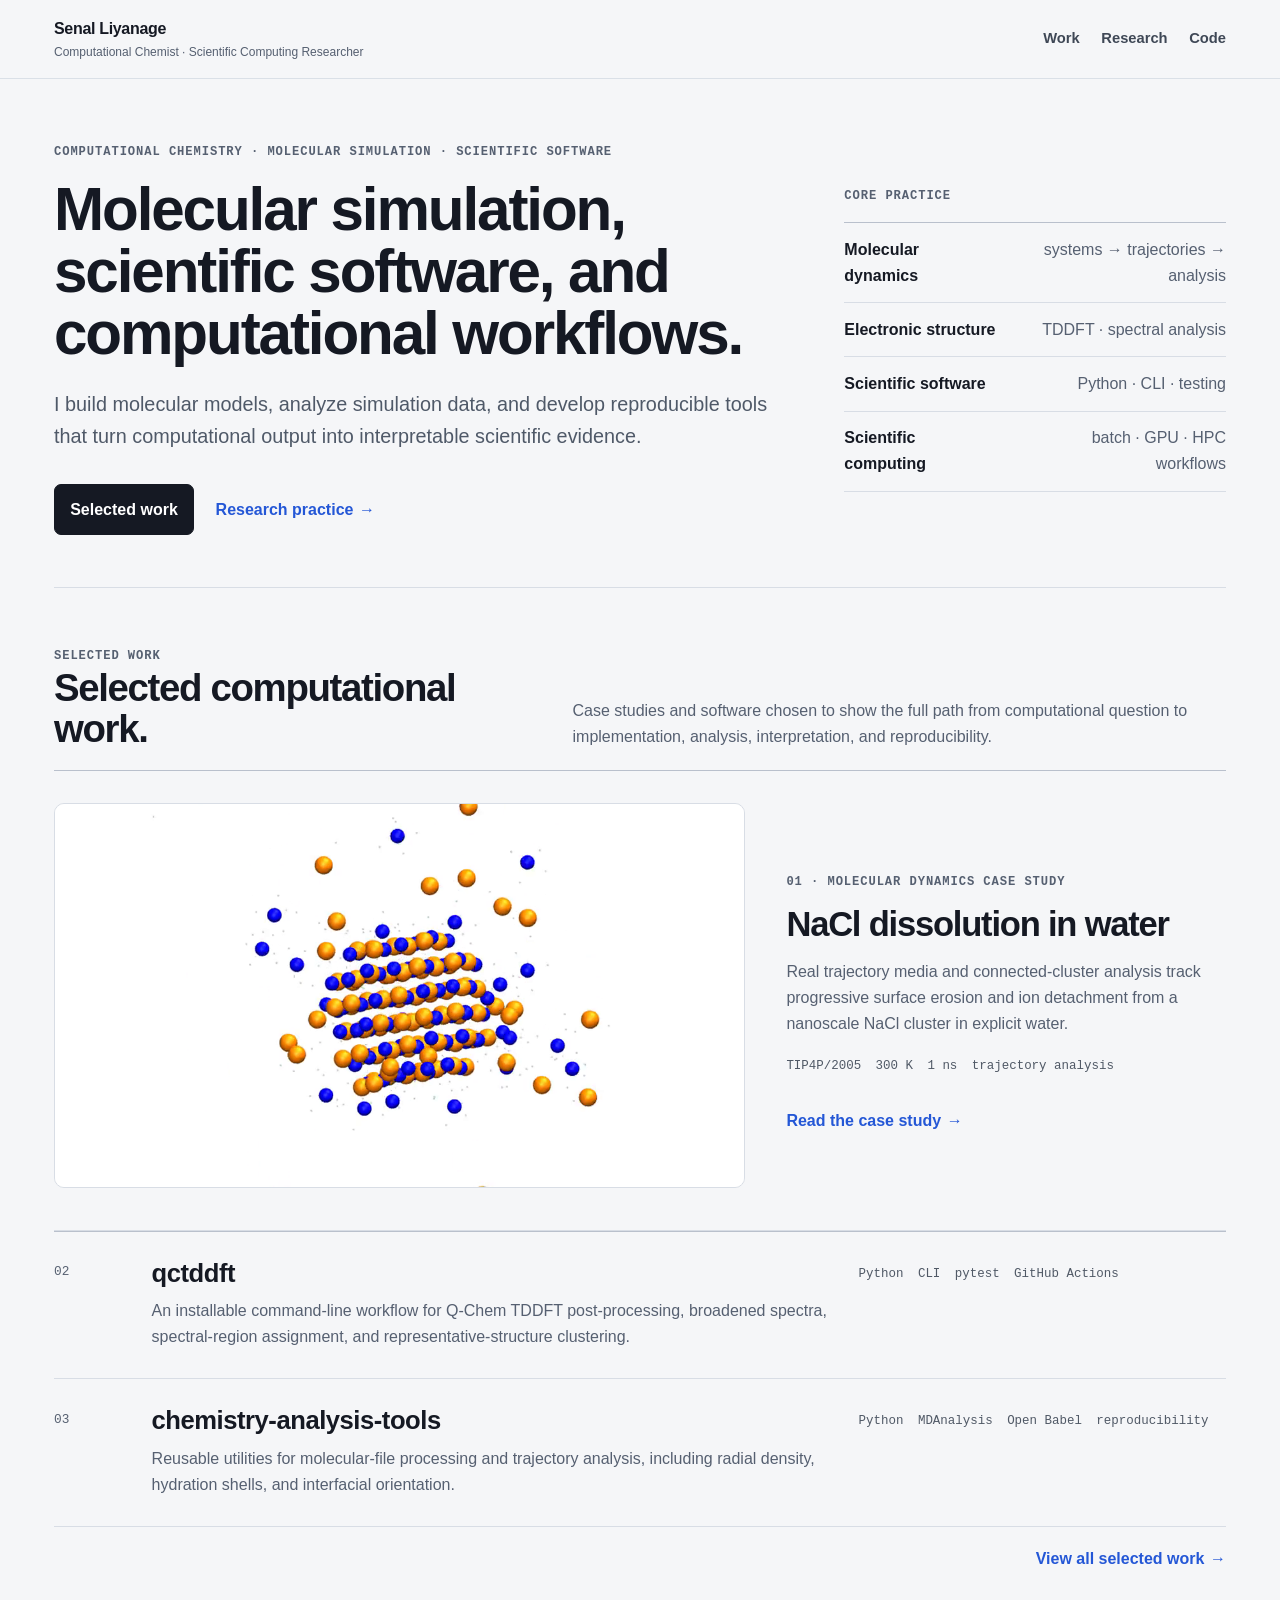
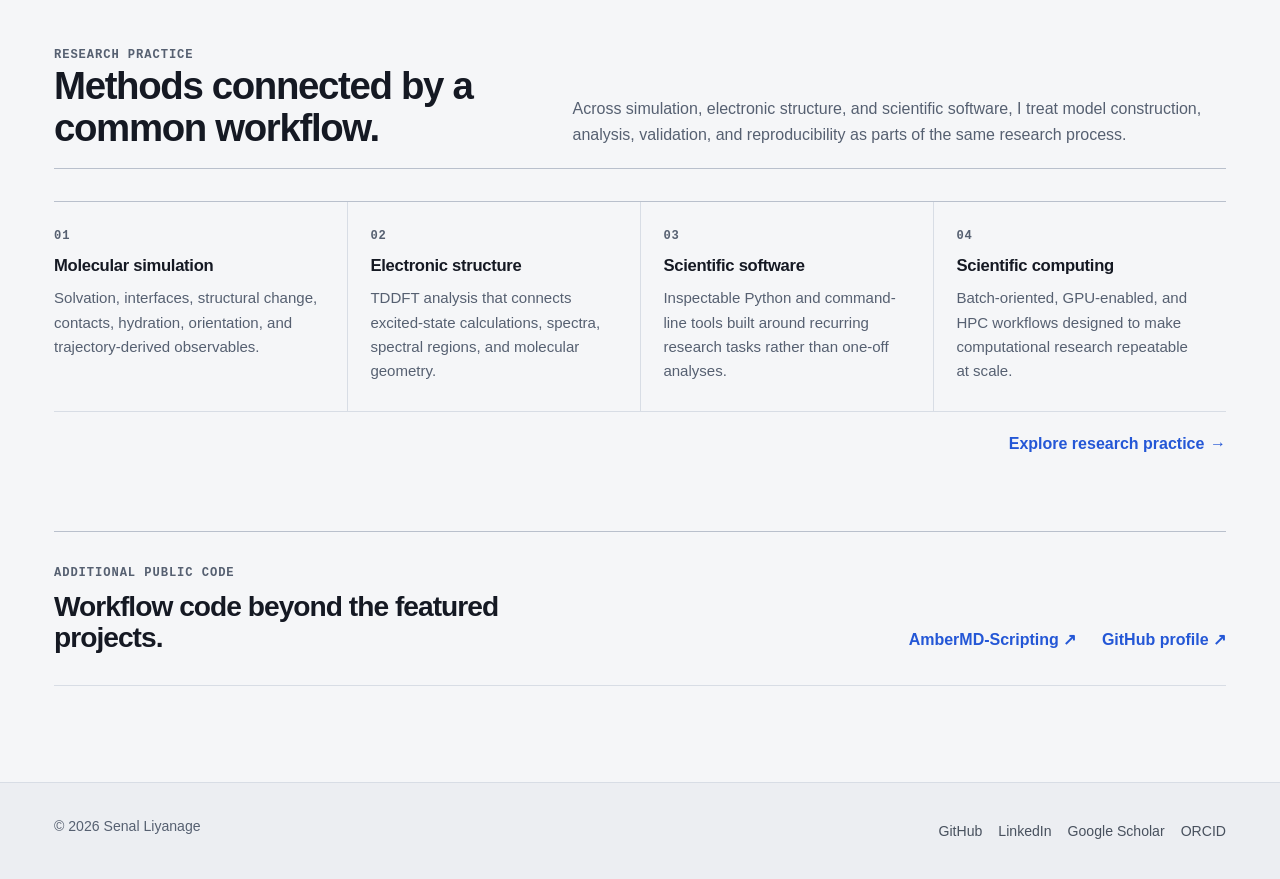
<file: index.html>
<!doctype html>
<html lang="en">
<head>
  <meta charset="utf-8">
  <meta name="viewport" content="width=device-width, initial-scale=1">
  <meta name="description" content="Senal Liyanage — computational chemist working across molecular simulation, scientific software, electronic structure, and reproducible scientific computing.">
  <title>Senal Liyanage | Computational Chemistry & Scientific Computing</title>
  <meta name="author" content="Senal Liyanage">
  <meta name="theme-color" content="#151923">
  <link rel="canonical" href="https://senal-liyanage.github.io/">
  <link rel="icon" href="assets/favicon.svg" type="image/svg+xml">
  <meta property="og:site_name" content="Senal Liyanage">
  <meta property="og:type" content="website">
  <meta property="og:title" content="Senal Liyanage | Computational Chemistry & Scientific Computing">
  <meta property="og:description" content="Senal Liyanage — computational chemist working across molecular simulation, scientific software, electronic structure, and reproducible scientific computing.">
  <meta property="og:url" content="https://senal-liyanage.github.io/">
  <meta property="og:image" content="https://senal-liyanage.github.io/assets/projects/salt-dissolution/project002_300K_nacl_dissolution_square_poster.png">
  <meta property="og:image:alt" content="Molecular simulation view of a nanoscale salt cluster in water">
  <meta name="twitter:card" content="summary_large_image">
  <meta name="twitter:title" content="Senal Liyanage | Computational Chemistry & Scientific Computing">
  <meta name="twitter:description" content="Senal Liyanage — computational chemist working across molecular simulation, scientific software, electronic structure, and reproducible scientific computing.">
  <meta name="twitter:image" content="https://senal-liyanage.github.io/assets/projects/salt-dissolution/project002_300K_nacl_dissolution_square_poster.png">
  <script type="application/ld+json">
  {
    "@context": "https://schema.org",
    "@type": "Person",
    "name": "Senal Liyanage",
    "url": "https://senal-liyanage.github.io/",
    "jobTitle": "Computational Chemist and Scientific Computing Researcher",
    "sameAs": [
      "https://github.com/senal-liyanage",
      "https://www.linkedin.com/in/senal-liyanage/",
      "https://scholar.google.com/citations?user=DEt6kbQAAAAJ&hl=en",
      "https://orcid.org/0000-0002-9166-0527"
    ]
  }
  </script>
  <link rel="stylesheet" href="assets/css/style.css">
</head>
<body class="home-page">
  <a class="skip-link" href="#main-content">Skip to content</a>
  <header class="site-header">
    <div class="navbar">
      <div class="brand-block">
        <a class="brand" href="index.html">Senal Liyanage</a>
        <div class="brand-subtitle">Computational Chemist · Scientific Computing Researcher</div>
      </div>
      <nav aria-label="Primary navigation">
        <a href="projects.html">Work</a>
        <a href="research.html">Research</a>
        <a href="projects.html#code">Code</a>
      </nav>
    </div>
  </header>

  <main id="main-content">
    <section class="hero home-hero">
      <div>
        <p class="eyebrow">Computational chemistry · molecular simulation · scientific software</p>
        <h1>Molecular simulation, scientific software, and computational workflows.</h1>
        <p class="lede">I build molecular models, analyze simulation data, and develop reproducible tools that turn computational output into interpretable scientific evidence.</p>
        <div class="hero-actions">
          <a class="button" href="projects.html">Selected work</a>
          <a class="text-link" href="research.html">Research practice</a>
        </div>
      </div>

      <aside class="hero-practice" aria-label="Core practice">
        <p class="eyebrow">Core practice</p>
        <ul class="capability-list">
          <li><span>Molecular dynamics</span><span>systems → trajectories → analysis</span></li>
          <li><span>Electronic structure</span><span>TDDFT · spectral analysis</span></li>
          <li><span>Scientific software</span><span>Python · CLI · testing</span></li>
          <li><span>Scientific computing</span><span>batch · GPU · HPC workflows</span></li>
        </ul>
      </aside>
    </section>

    <section class="home-selected-work">
      <div class="section-heading">
        <div>
          <p class="eyebrow">Selected work</p>
          <h2>Selected computational work.</h2>
        </div>
        <p>Case studies and software chosen to show the full path from computational question to implementation, analysis, interpretation, and reproducibility.</p>
      </div>

      <div class="feature-work home-feature">
        <a class="feature-media" href="projects/salt-dissolution/" aria-label="Open NaCl dissolution case study">
          <img src="assets/projects/salt-dissolution/project002_300K_nacl_dissolution_square_poster.png" alt="Molecular simulation view of a nanoscale salt cluster in water" loading="lazy" decoding="async">
        </a>
        <div class="feature-copy">
          <p class="eyebrow">01 · Molecular dynamics case study</p>
          <h2><a href="projects/salt-dissolution/">NaCl dissolution in water</a></h2>
          <p>Real trajectory media and connected-cluster analysis track progressive surface erosion and ion detachment from a nanoscale NaCl cluster in explicit water.</p>
          <div class="work-meta">
            <span>TIP4P/2005</span>
            <span>300 K</span>
            <span>1 ns</span>
            <span>trajectory analysis</span>
          </div>
          <div class="link-row">
            <a class="text-link" href="projects/salt-dissolution/">Read the case study</a>
          </div>
        </div>
      </div>

      <div class="work-list home-work-list">
        <article class="work-row">
          <div class="work-index">02</div>
          <div>
            <h3><a href="https://github.com/senal-liyanage/qctddft">qctddft</a></h3>
            <p>An installable command-line workflow for Q-Chem TDDFT post-processing, broadened spectra, spectral-region assignment, and representative-structure clustering.</p>
          </div>
          <div class="work-meta">
            <span>Python</span>
            <span>CLI</span>
            <span>pytest</span>
            <span>GitHub Actions</span>
          </div>
        </article>

        <article class="work-row">
          <div class="work-index">03</div>
          <div>
            <h3><a href="https://github.com/senal-liyanage/chemistry-analysis-tools">chemistry-analysis-tools</a></h3>
            <p>Reusable utilities for molecular-file processing and trajectory analysis, including radial density, hydration shells, and interfacial orientation.</p>
          </div>
          <div class="work-meta">
            <span>Python</span>
            <span>MDAnalysis</span>
            <span>Open Babel</span>
            <span>reproducibility</span>
          </div>
        </article>
      </div>

      <div class="section-end-link">
        <a class="text-link" href="projects.html">View all selected work</a>
      </div>
    </section>

    <section>
      <div class="section-heading">
        <div>
          <p class="eyebrow">Research practice</p>
          <h2>Methods connected by a common workflow.</h2>
        </div>
        <p>Across simulation, electronic structure, and scientific software, I treat model construction, analysis, validation, and reproducibility as parts of the same research process.</p>
      </div>

      <div class="practice-grid">
        <article>
          <p class="eyebrow">01</p>
          <h3>Molecular simulation</h3>
          <p>Solvation, interfaces, structural change, contacts, hydration, orientation, and trajectory-derived observables.</p>
        </article>
        <article>
          <p class="eyebrow">02</p>
          <h3>Electronic structure</h3>
          <p>TDDFT analysis that connects excited-state calculations, spectra, spectral regions, and molecular geometry.</p>
        </article>
        <article>
          <p class="eyebrow">03</p>
          <h3>Scientific software</h3>
          <p>Inspectable Python and command-line tools built around recurring research tasks rather than one-off analyses.</p>
        </article>
        <article>
          <p class="eyebrow">04</p>
          <h3>Scientific computing</h3>
          <p>Batch-oriented, GPU-enabled, and HPC workflows designed to make computational research repeatable at scale.</p>
        </article>
      </div>

      <div class="section-end-link">
        <a class="text-link" href="research.html">Explore research practice</a>
      </div>
    </section>

    <section class="home-code-strip">
      <div>
        <p class="eyebrow">Additional public code</p>
        <h2>Workflow code beyond the featured projects.</h2>
      </div>
      <div class="home-code-links">
        <a href="https://github.com/senal-liyanage/AmberMD-Scripting">AmberMD-Scripting ↗</a>
        <a href="https://github.com/senal-liyanage">GitHub profile ↗</a>
      </div>
    </section>
  </main>

  <footer class="site-footer">
    <div class="footer-inner">
      <span>© 2026 Senal Liyanage</span>
      <div class="footer-links">
        <a href="https://github.com/senal-liyanage">GitHub</a>
        <a href="https://www.linkedin.com/in/senal-liyanage/">LinkedIn</a>
        <a href="https://scholar.google.com/citations?user=DEt6kbQAAAAJ&hl=en">Google Scholar</a>
        <a href="https://orcid.org/0000-0002-9166-0527">ORCID</a>
      </div>
    </div>
  </footer>
</body>
</html>
</file>
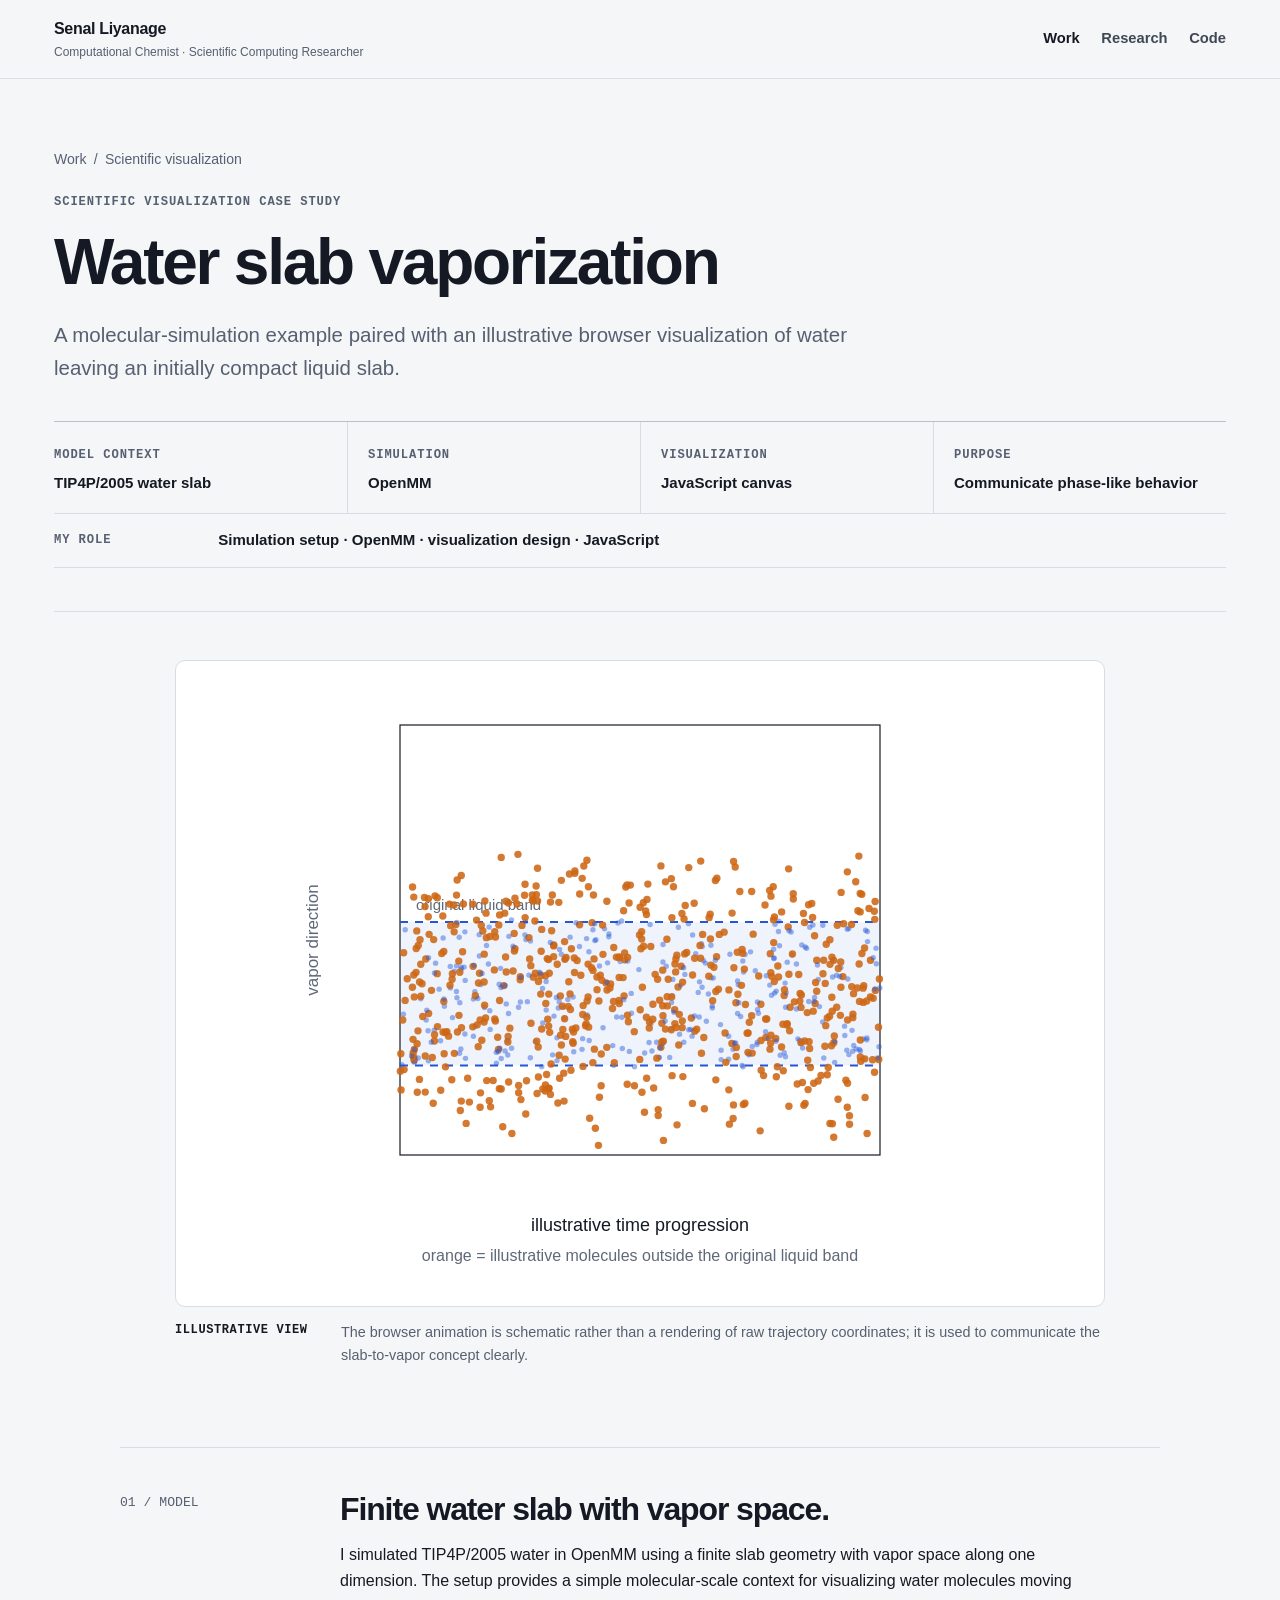
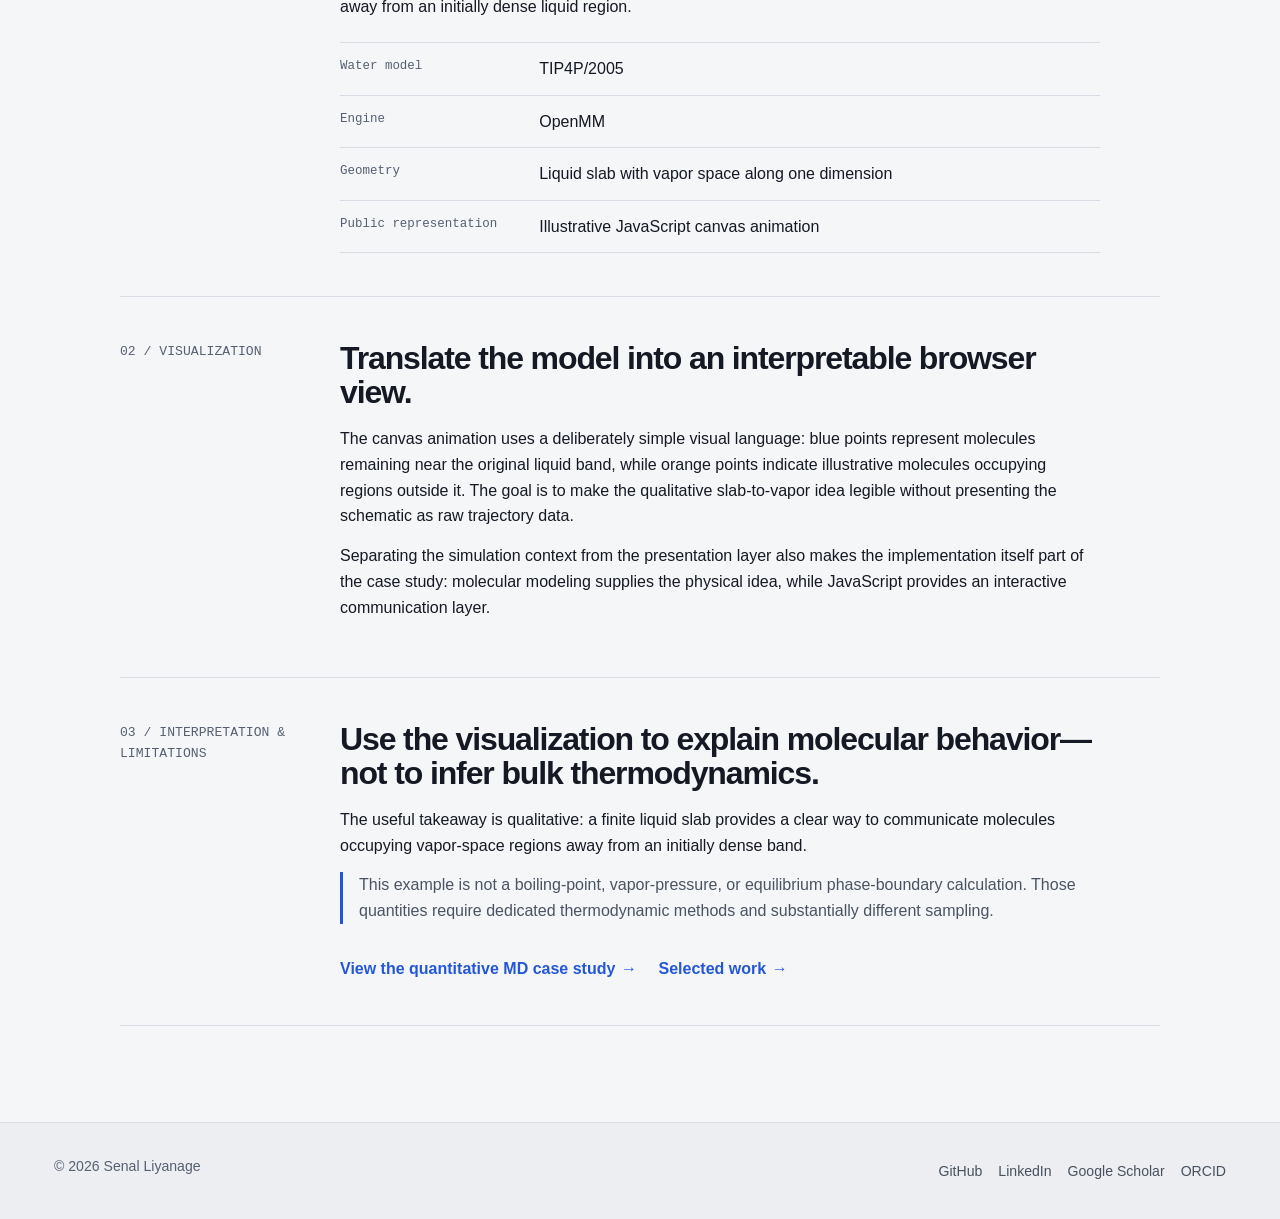
<file: projects/water-vaporization/index.html>
<!doctype html>
<html lang="en">
<head>
  <meta charset="utf-8">
  <meta name="viewport" content="width=device-width, initial-scale=1">
  <meta name="description" content="Scientific visualization study based on a heated TIP4P/2005 water slab simulated with OpenMM.">
  <title>Water Slab Vaporization Visualization | Senal Liyanage</title>
  <meta name="author" content="Senal Liyanage">
  <meta name="theme-color" content="#151923">
  <link rel="canonical" href="https://senal-liyanage.github.io/projects/water-vaporization/">
  <link rel="icon" href="../../assets/favicon.svg" type="image/svg+xml">
  <meta property="og:site_name" content="Senal Liyanage">
  <meta property="og:type" content="website">
  <meta property="og:title" content="Water Slab Vaporization Visualization | Senal Liyanage">
  <meta property="og:description" content="Scientific visualization study based on a heated TIP4P/2005 water slab simulated with OpenMM.">
  <meta property="og:url" content="https://senal-liyanage.github.io/projects/water-vaporization/">
  <meta name="twitter:card" content="summary">
  <meta name="twitter:title" content="Water Slab Vaporization Visualization | Senal Liyanage">
  <meta name="twitter:description" content="Scientific visualization study based on a heated TIP4P/2005 water slab simulated with OpenMM.">
  <link rel="stylesheet" href="../../assets/css/style.css">
</head>
<body class="water-case-page">
  <a class="skip-link" href="#main-content">Skip to content</a>
  <header class="site-header">
    <div class="navbar">
      <div class="brand-block">
        <a class="brand" href="../../index.html">Senal Liyanage</a>
        <div class="brand-subtitle">Computational Chemist · Scientific Computing Researcher</div>
      </div>
      <nav aria-label="Primary navigation">
        <a href="../../projects.html" aria-current="page">Work</a>
        <a href="../../research.html">Research</a>
        <a href="../../projects.html#code">Code</a>
      </nav>
    </div>
  </header>

  <main id="main-content">
    <section class="hero case-hero">
      <div class="breadcrumb"><a href="../../projects.html">Work</a><span>/</span><span>Scientific visualization</span></div>
      <p class="eyebrow">Scientific visualization case study</p>
      <h1 class="case-title">Water slab vaporization</h1>
      <p class="case-subtitle">A molecular-simulation example paired with an illustrative browser visualization of water leaving an initially compact liquid slab.</p>

      <div class="case-meta">
        <div><span class="meta-label">Model context</span><strong>TIP4P/2005 water slab</strong></div>
        <div><span class="meta-label">Simulation</span><strong>OpenMM</strong></div>
        <div><span class="meta-label">Visualization</span><strong>JavaScript canvas</strong></div>
        <div><span class="meta-label">Purpose</span><strong>Communicate phase-like behavior</strong></div>
      </div>
      <div class="case-role-meta">
        <span class="meta-label">My role</span>
        <strong>Simulation setup · OpenMM · visualization design · JavaScript</strong>
      </div>
    </section>

    <section class="media-stage water-visual-stage">
      <div class="canvas-shell">
        <canvas id="evapCanvas" width="800" height="620" role="img" aria-label="Illustrative browser visualization of molecules leaving a water slab" aria-describedby="water-visual-caption"></canvas>
      </div>
      <div class="figure-caption" id="water-visual-caption">
        <strong>Illustrative view</strong>
        <span>The browser animation is schematic rather than a rendering of raw trajectory coordinates; it is used to communicate the slab-to-vapor concept clearly.</span>
      </div>
    </section>

    <div class="case-body">
      <section class="case-section">
        <div class="section-number">01 / MODEL</div>
        <div class="case-copy">
          <h2>Finite water slab with vapor space.</h2>
          <p>I simulated TIP4P/2005 water in OpenMM using a finite slab geometry with vapor space along one dimension. The setup provides a simple molecular-scale context for visualizing water molecules moving away from an initially dense liquid region.</p>
          <dl class="method-list">
            <div class="method-row"><dt>Water model</dt><dd>TIP4P/2005</dd></div>
            <div class="method-row"><dt>Engine</dt><dd>OpenMM</dd></div>
            <div class="method-row"><dt>Geometry</dt><dd>Liquid slab with vapor space along one dimension</dd></div>
            <div class="method-row"><dt>Public representation</dt><dd>Illustrative JavaScript canvas animation</dd></div>
          </dl>
        </div>
      </section>

      <section class="case-section">
        <div class="section-number">02 / VISUALIZATION</div>
        <div class="case-copy">
          <h2>Translate the model into an interpretable browser view.</h2>
          <p>The canvas animation uses a deliberately simple visual language: blue points represent molecules remaining near the original liquid band, while orange points indicate illustrative molecules occupying regions outside it. The goal is to make the qualitative slab-to-vapor idea legible without presenting the schematic as raw trajectory data.</p>
          <p>Separating the simulation context from the presentation layer also makes the implementation itself part of the case study: molecular modeling supplies the physical idea, while JavaScript provides an interactive communication layer.</p>
        </div>
      </section>

      <section class="case-section">
        <div class="section-number">03 / INTERPRETATION &amp; LIMITATIONS</div>
        <div class="case-copy">
          <h2>Use the visualization to explain molecular behavior—not to infer bulk thermodynamics.</h2>
          <p>The useful takeaway is qualitative: a finite liquid slab provides a clear way to communicate molecules occupying vapor-space regions away from an initially dense band.</p>
          <p class="note">This example is not a boiling-point, vapor-pressure, or equilibrium phase-boundary calculation. Those quantities require dedicated thermodynamic methods and substantially different sampling.</p>
          <div class="link-row">
            <a class="text-link" href="../salt-dissolution/">View the quantitative MD case study</a>
            <a class="text-link" href="../../projects.html">Selected work</a>
          </div>
        </div>
      </section>
    </div>
  </main>

  <footer class="site-footer">
    <div class="footer-inner">
      <span>© 2026 Senal Liyanage</span>
      <div class="footer-links">
        <a href="https://github.com/senal-liyanage">GitHub</a>
        <a href="https://www.linkedin.com/in/senal-liyanage/">LinkedIn</a>
        <a href="https://scholar.google.com/citations?user=DEt6kbQAAAAJ&hl=en">Google Scholar</a>
        <a href="https://orcid.org/0000-0002-9166-0527">ORCID</a>
      </div>
    </div>
  </footer>

<script>
(function () {
  const canvas = document.getElementById('evapCanvas');
  const ctx = canvas.getContext('2d');
  const mobileView = window.matchMedia('(max-width: 680px)').matches;

  if (mobileView) {
    canvas.height = 500;
  }

  const W = canvas.width;
  const H = canvas.height;
  const plot = mobileView
    ? {x: 58, y: 34, w: 684, h: 365}
    : {x: 160, y: 52, w: 480, h: 430};
  const xMax = 4.0;
  const yMax = 12.0;
  const yLo = 2.5;
  const yHi = 6.5;
  const n = 900;
  const counts = [3, 211, 360, 425, 510, 470, 520, 490, 560, 600, 540, 575, 635, 555, 590, 680, 685, 720, 775, 735, 760, 805, 780];
  let seed = 12345;

  function rand() {
    seed = (1664525 * seed + 1013904223) >>> 0;
    return seed / 4294967296;
  }

  const particles = Array.from({length:n}, () => ({
    x: rand() * xMax,
    y: yLo + rand() * (yHi - yLo),
    drift: (rand() - 0.5) * 0.04,
    phase: rand() * Math.PI * 2,
    outsideBias: rand()
  }));

  function sx(x) { return plot.x + x / xMax * plot.w; }
  function sy(y) { return plot.y + plot.h - y / yMax * plot.h; }

  function drawFrame(frame) {
    const t = frame / 160;
    const idx = Math.min(counts.length - 1, Math.floor(t * (counts.length - 1)));
    const frac = t * (counts.length - 1) - idx;
    const count = Math.round(counts[idx] * (1 - frac) + counts[Math.min(counts.length - 1, idx + 1)] * frac);

    ctx.clearRect(0, 0, W, H);
    ctx.fillStyle = '#ffffff';
    ctx.fillRect(0, 0, W, H);

    ctx.fillStyle = 'rgba(36,87,214,0.07)';
    ctx.fillRect(plot.x, sy(yHi), plot.w, sy(yLo) - sy(yHi));
    ctx.strokeStyle = '#151923';
    ctx.lineWidth = 1.2;
    ctx.strokeRect(plot.x, plot.y, plot.w, plot.h);

    ctx.setLineDash([8, 7]);
    ctx.strokeStyle = '#2457d6';
    ctx.lineWidth = 2;
    ctx.beginPath(); ctx.moveTo(plot.x, sy(yLo)); ctx.lineTo(plot.x + plot.w, sy(yLo)); ctx.stroke();
    ctx.beginPath(); ctx.moveTo(plot.x, sy(yHi)); ctx.lineTo(plot.x + plot.w, sy(yHi)); ctx.stroke();
    ctx.setLineDash([]);

    ctx.fillStyle = '#606978';
    ctx.font = mobileView
      ? '17px -apple-system, BlinkMacSystemFont, Segoe UI, sans-serif'
      : '15px -apple-system, BlinkMacSystemFont, Segoe UI, sans-serif';
    ctx.textAlign = 'left';
    ctx.fillText('original liquid band', plot.x + 16, sy(yHi) - 12);

    if (mobileView) {
      ctx.fillStyle = '#606978';
      ctx.font = '18px -apple-system, BlinkMacSystemFont, Segoe UI, sans-serif';
      ctx.textAlign = 'left';
      ctx.fillText('vapor ↑', plot.x + 8, plot.y + 24);
    } else {
      ctx.save();
      ctx.translate(78, plot.y + plot.h/2);
      ctx.rotate(-Math.PI/2);
      ctx.textAlign = 'center';
      ctx.font = '17px sans-serif';
      ctx.fillText('vapor direction', 0, 0);
      ctx.restore();
    }

    const outsideThreshold = count / n;
    for (let i = 0; i < n; i++) {
      const p = particles[i];
      const outside = p.outsideBias < outsideThreshold;
      let y = p.y + Math.sin(frame * 0.05 + p.phase) * 0.08;

      if (outside) {
        const direction = (i % 2 === 0) ? 1 : -1;
        y += direction * (0.5 + 4.5 * t * p.outsideBias + 0.5 * Math.sin(frame * 0.07 + p.phase));
        y = Math.max(0.25, Math.min(11.75, y));
      }

      const x = (p.x + p.drift * frame + xMax) % xMax;
      ctx.beginPath();
      const radius = outside
        ? (mobileView ? 5.1 : 3.7)
        : (mobileView ? 4.0 : 2.7);
      ctx.arc(sx(x), sy(y), radius, 0, Math.PI * 2);
      ctx.fillStyle = outside ? 'rgba(205,103,20,0.88)' : 'rgba(36,87,214,0.45)';
      ctx.fill();
    }

    ctx.fillStyle = '#151923';
    ctx.textAlign = 'center';

    if (mobileView) {
      ctx.font = '18px sans-serif';
      ctx.fillText('illustrative progression', W / 2, H - 28);
    } else {
      ctx.font = '18px sans-serif';
      ctx.fillText('illustrative time progression', W / 2, H - 62);
      ctx.fillStyle = '#606978';
      ctx.font = '16px sans-serif';
      ctx.fillText('orange = illustrative molecules outside the original liquid band', W / 2, H - 32);
    }
  }

  let frame = 0;
  function loop() {
    drawFrame(frame);
    frame = (frame + 1) % 161;
    requestAnimationFrame(loop);
  }

  if (window.matchMedia('(prefers-reduced-motion: reduce)').matches) {
    drawFrame(110);
  } else {
    loop();
  }
})();
</script>
</body>
</html>
</file>
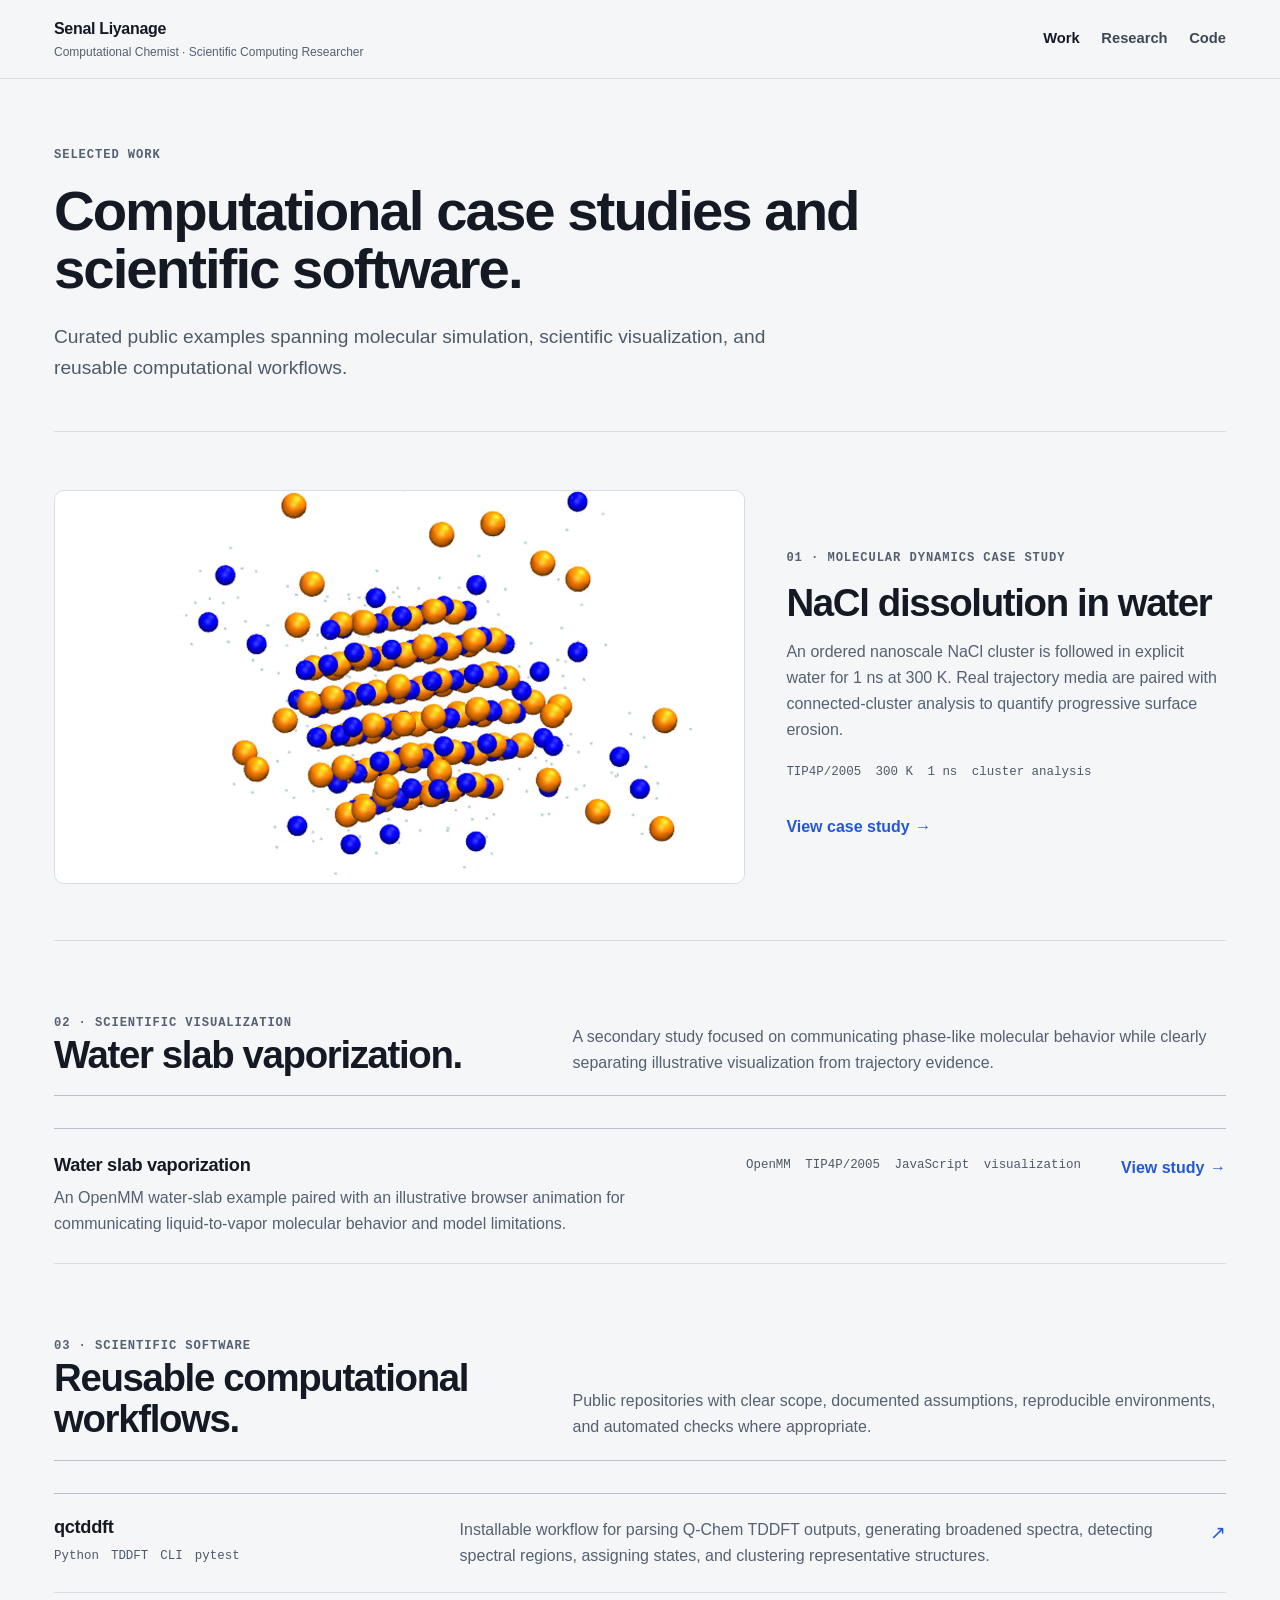
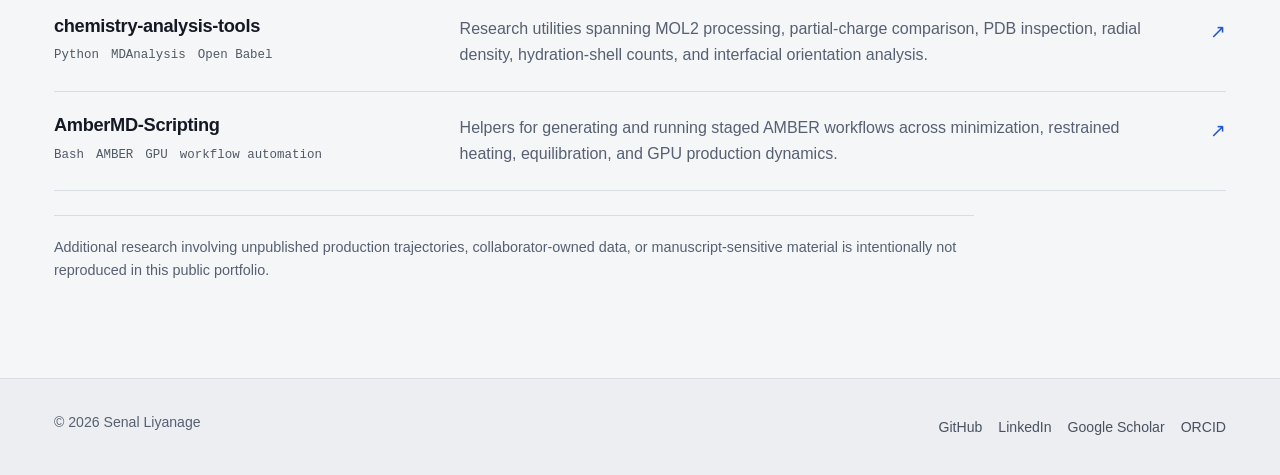
<file: projects.html>
<!doctype html>
<html lang="en">
<head>
  <meta charset="utf-8">
  <meta name="viewport" content="width=device-width, initial-scale=1">
  <meta name="description" content="Selected computational chemistry, molecular simulation, scientific visualization, and scientific software work by Senal Liyanage.">
  <title>Selected Work | Senal Liyanage</title>
  <meta name="author" content="Senal Liyanage">
  <meta name="theme-color" content="#151923">
  <link rel="canonical" href="https://senal-liyanage.github.io/projects.html">
  <link rel="icon" href="assets/favicon.svg" type="image/svg+xml">
  <meta property="og:site_name" content="Senal Liyanage">
  <meta property="og:type" content="website">
  <meta property="og:title" content="Selected Work | Senal Liyanage">
  <meta property="og:description" content="Selected computational chemistry, molecular simulation, scientific visualization, and scientific software work by Senal Liyanage.">
  <meta property="og:url" content="https://senal-liyanage.github.io/projects.html">
  <meta property="og:image" content="https://senal-liyanage.github.io/assets/projects/salt-dissolution/project002_300K_nacl_dissolution_poster.png">
  <meta property="og:image:alt" content="Molecular simulation of a nanoscale sodium chloride cluster in water">
  <meta name="twitter:card" content="summary_large_image">
  <meta name="twitter:title" content="Selected Work | Senal Liyanage">
  <meta name="twitter:description" content="Selected computational chemistry, molecular simulation, scientific visualization, and scientific software work by Senal Liyanage.">
  <meta name="twitter:image" content="https://senal-liyanage.github.io/assets/projects/salt-dissolution/project002_300K_nacl_dissolution_poster.png">
  <link rel="stylesheet" href="assets/css/style.css">
</head>
<body class="work-page">
  <a class="skip-link" href="#main-content">Skip to content</a>
  <header class="site-header">
    <div class="navbar">
      <div class="brand-block">
        <a class="brand" href="index.html">Senal Liyanage</a>
        <div class="brand-subtitle">Computational Chemist · Scientific Computing Researcher</div>
      </div>
      <nav aria-label="Primary navigation">
        <a href="projects.html" aria-current="page">Work</a>
        <a href="research.html">Research</a>
        <a href="#code">Code</a>
      </nav>
    </div>
  </header>

  <main id="main-content">
    <section class="hero work-hero">
      <p class="eyebrow">Selected work</p>
      <h1>Computational case studies and scientific software.</h1>
      <p class="lede">Curated public examples spanning molecular simulation, scientific visualization, and reusable computational workflows.</p>
    </section>

    <section class="work-feature-section">
      <div class="feature-work work-feature">
        <a class="feature-media" href="projects/salt-dissolution/" aria-label="Open NaCl dissolution in water case study">
          <img src="assets/projects/salt-dissolution/project002_300K_nacl_dissolution_poster.png" alt="Simulation still showing a nanoscale sodium chloride cluster in water" loading="lazy" decoding="async">
        </a>
        <div class="feature-copy">
          <p class="eyebrow">01 · Molecular dynamics case study</p>
          <h2><a href="projects/salt-dissolution/">NaCl dissolution in water</a></h2>
          <p>An ordered nanoscale NaCl cluster is followed in explicit water for 1 ns at 300 K. Real trajectory media are paired with connected-cluster analysis to quantify progressive surface erosion.</p>
          <div class="work-meta work-feature-meta">
            <span>TIP4P/2005</span>
            <span>300 K</span>
            <span>1 ns</span>
            <span>cluster analysis</span>
          </div>
          <div class="link-row">
            <a class="text-link" href="projects/salt-dissolution/">View case study</a>
          </div>
        </div>
      </div>
    </section>

    <section class="work-secondary-section">
      <div class="section-heading">
        <div>
          <p class="eyebrow">02 · Scientific visualization</p>
          <h2>Water slab vaporization.</h2>
        </div>
        <p>A secondary study focused on communicating phase-like molecular behavior while clearly separating illustrative visualization from trajectory evidence.</p>
      </div>

      <article class="study-row">
        <div>
          <h3><a href="projects/water-vaporization/">Water slab vaporization</a></h3>
          <p>An OpenMM water-slab example paired with an illustrative browser animation for communicating liquid-to-vapor molecular behavior and model limitations.</p>
        </div>
        <div class="work-meta">
          <span>OpenMM</span>
          <span>TIP4P/2005</span>
          <span>JavaScript</span>
          <span>visualization</span>
        </div>
        <a class="text-link" href="projects/water-vaporization/">View study</a>
      </article>
    </section>

    <section id="code" class="work-software-section">
      <div class="section-heading">
        <div>
          <p class="eyebrow">03 · Scientific software</p>
          <h2>Reusable computational workflows.</h2>
        </div>
        <p>Public repositories with clear scope, documented assumptions, reproducible environments, and automated checks where appropriate.</p>
      </div>

      <div class="repo-list work-repo-list">
        <article class="repo-row work-repo-row">
          <div>
            <h3><a href="https://github.com/senal-liyanage/qctddft">qctddft</a></h3>
            <div class="work-meta repo-meta">
              <span>Python</span>
              <span>TDDFT</span>
              <span>CLI</span>
              <span>pytest</span>
            </div>
          </div>
          <p>Installable workflow for parsing Q-Chem TDDFT outputs, generating broadened spectra, detecting spectral regions, assigning states, and clustering representative structures.</p>
          <a class="repo-arrow" href="https://github.com/senal-liyanage/qctddft" aria-label="Open qctddft on GitHub"><span class="repo-link-label">GitHub </span><span aria-hidden="true">↗</span></a>
        </article>

        <article class="repo-row work-repo-row">
          <div>
            <h3><a href="https://github.com/senal-liyanage/chemistry-analysis-tools">chemistry-analysis-tools</a></h3>
            <div class="work-meta repo-meta">
              <span>Python</span>
              <span>MDAnalysis</span>
              <span>Open Babel</span>
            </div>
          </div>
          <p>Research utilities spanning MOL2 processing, partial-charge comparison, PDB inspection, radial density, hydration-shell counts, and interfacial orientation analysis.</p>
          <a class="repo-arrow" href="https://github.com/senal-liyanage/chemistry-analysis-tools" aria-label="Open chemistry-analysis-tools on GitHub"><span class="repo-link-label">GitHub </span><span aria-hidden="true">↗</span></a>
        </article>

        <article class="repo-row work-repo-row">
          <div>
            <h3><a href="https://github.com/senal-liyanage/AmberMD-Scripting">AmberMD-Scripting</a></h3>
            <div class="work-meta repo-meta">
              <span>Bash</span>
              <span>AMBER</span>
              <span>GPU</span>
              <span>workflow automation</span>
            </div>
          </div>
          <p>Helpers for generating and running staged AMBER workflows across minimization, restrained heating, equilibration, and GPU production dynamics.</p>
          <a class="repo-arrow" href="https://github.com/senal-liyanage/AmberMD-Scripting" aria-label="Open AmberMD-Scripting on GitHub"><span class="repo-link-label">GitHub </span><span aria-hidden="true">↗</span></a>
        </article>
      </div>

      <p class="portfolio-note">Additional research involving unpublished production trajectories, collaborator-owned data, or manuscript-sensitive material is intentionally not reproduced in this public portfolio.</p>
    </section>
  </main>

  <footer class="site-footer">
    <div class="footer-inner">
      <span>© 2026 Senal Liyanage</span>
      <div class="footer-links">
        <a href="https://github.com/senal-liyanage">GitHub</a>
        <a href="https://www.linkedin.com/in/senal-liyanage/">LinkedIn</a>
        <a href="https://scholar.google.com/citations?user=DEt6kbQAAAAJ&hl=en">Google Scholar</a>
        <a href="https://orcid.org/0000-0002-9166-0527">ORCID</a>
      </div>
    </div>
  </footer>
</body>
</html>
</file>
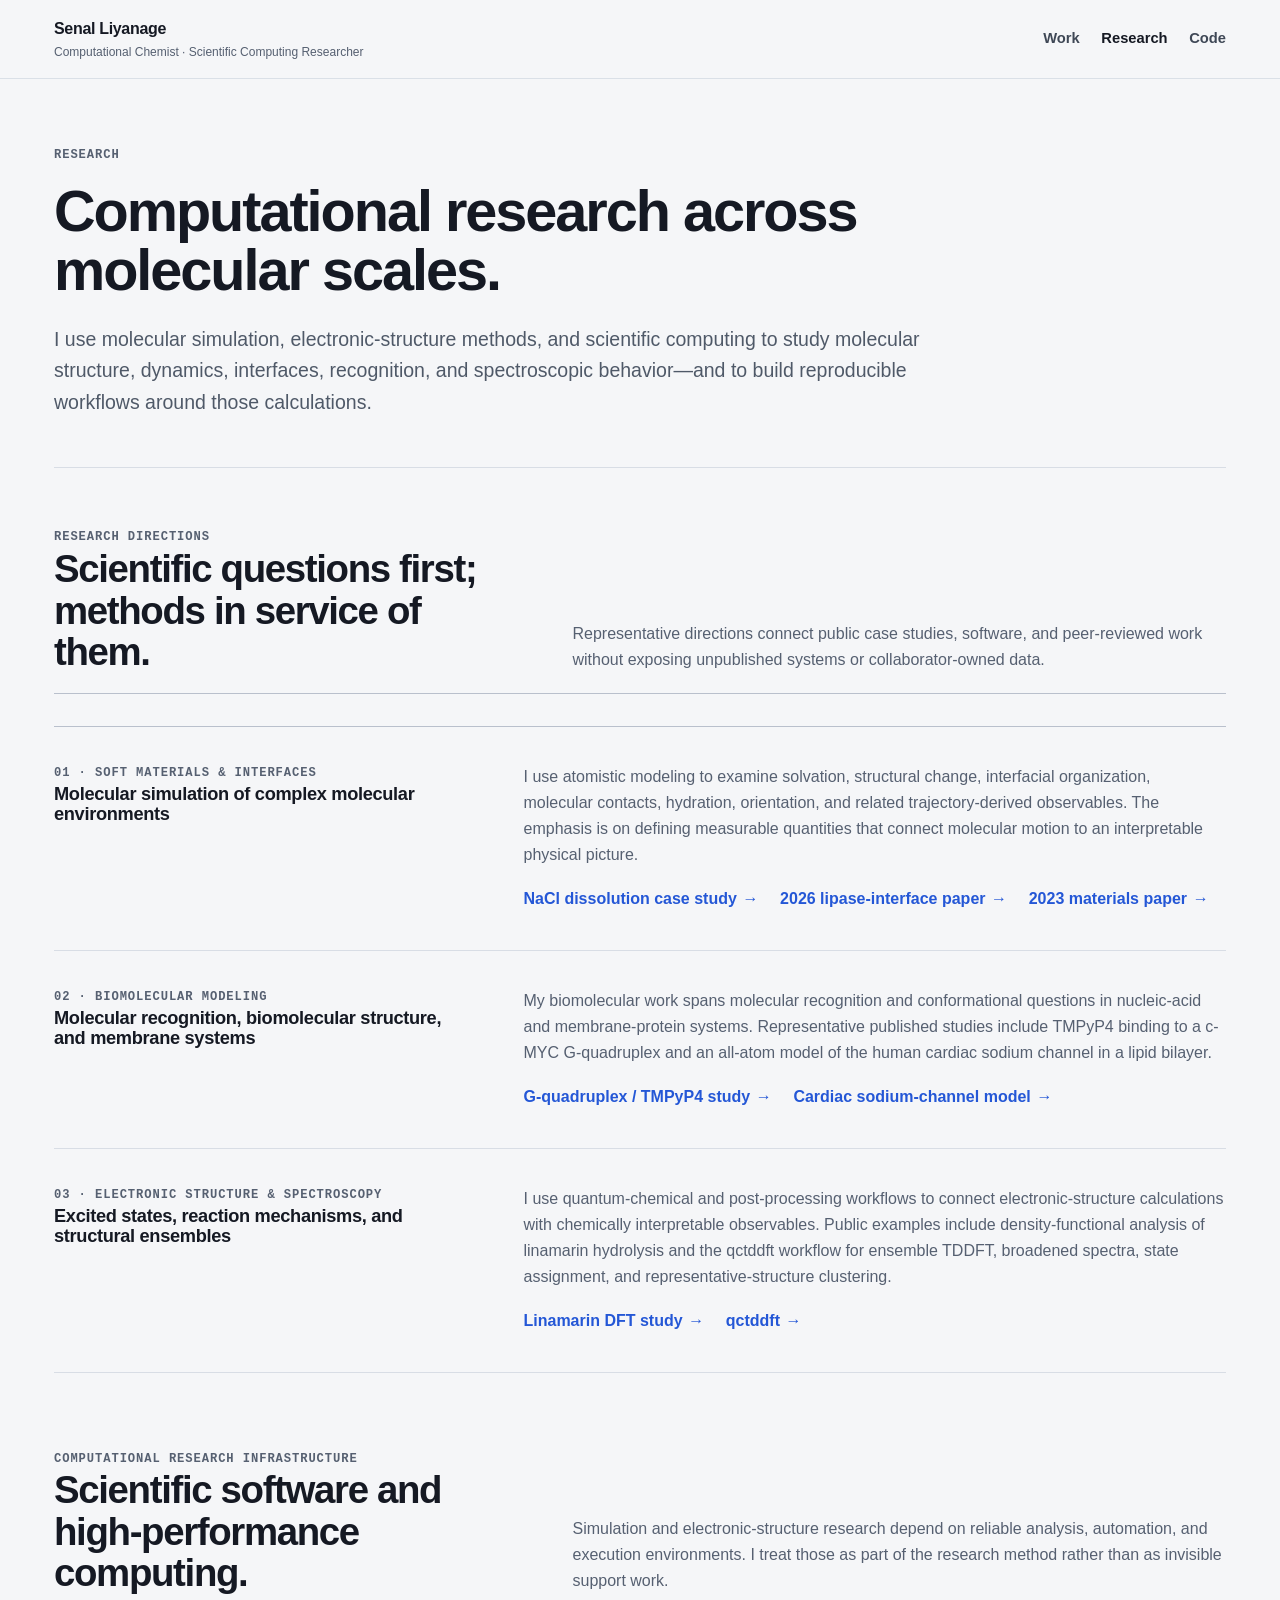
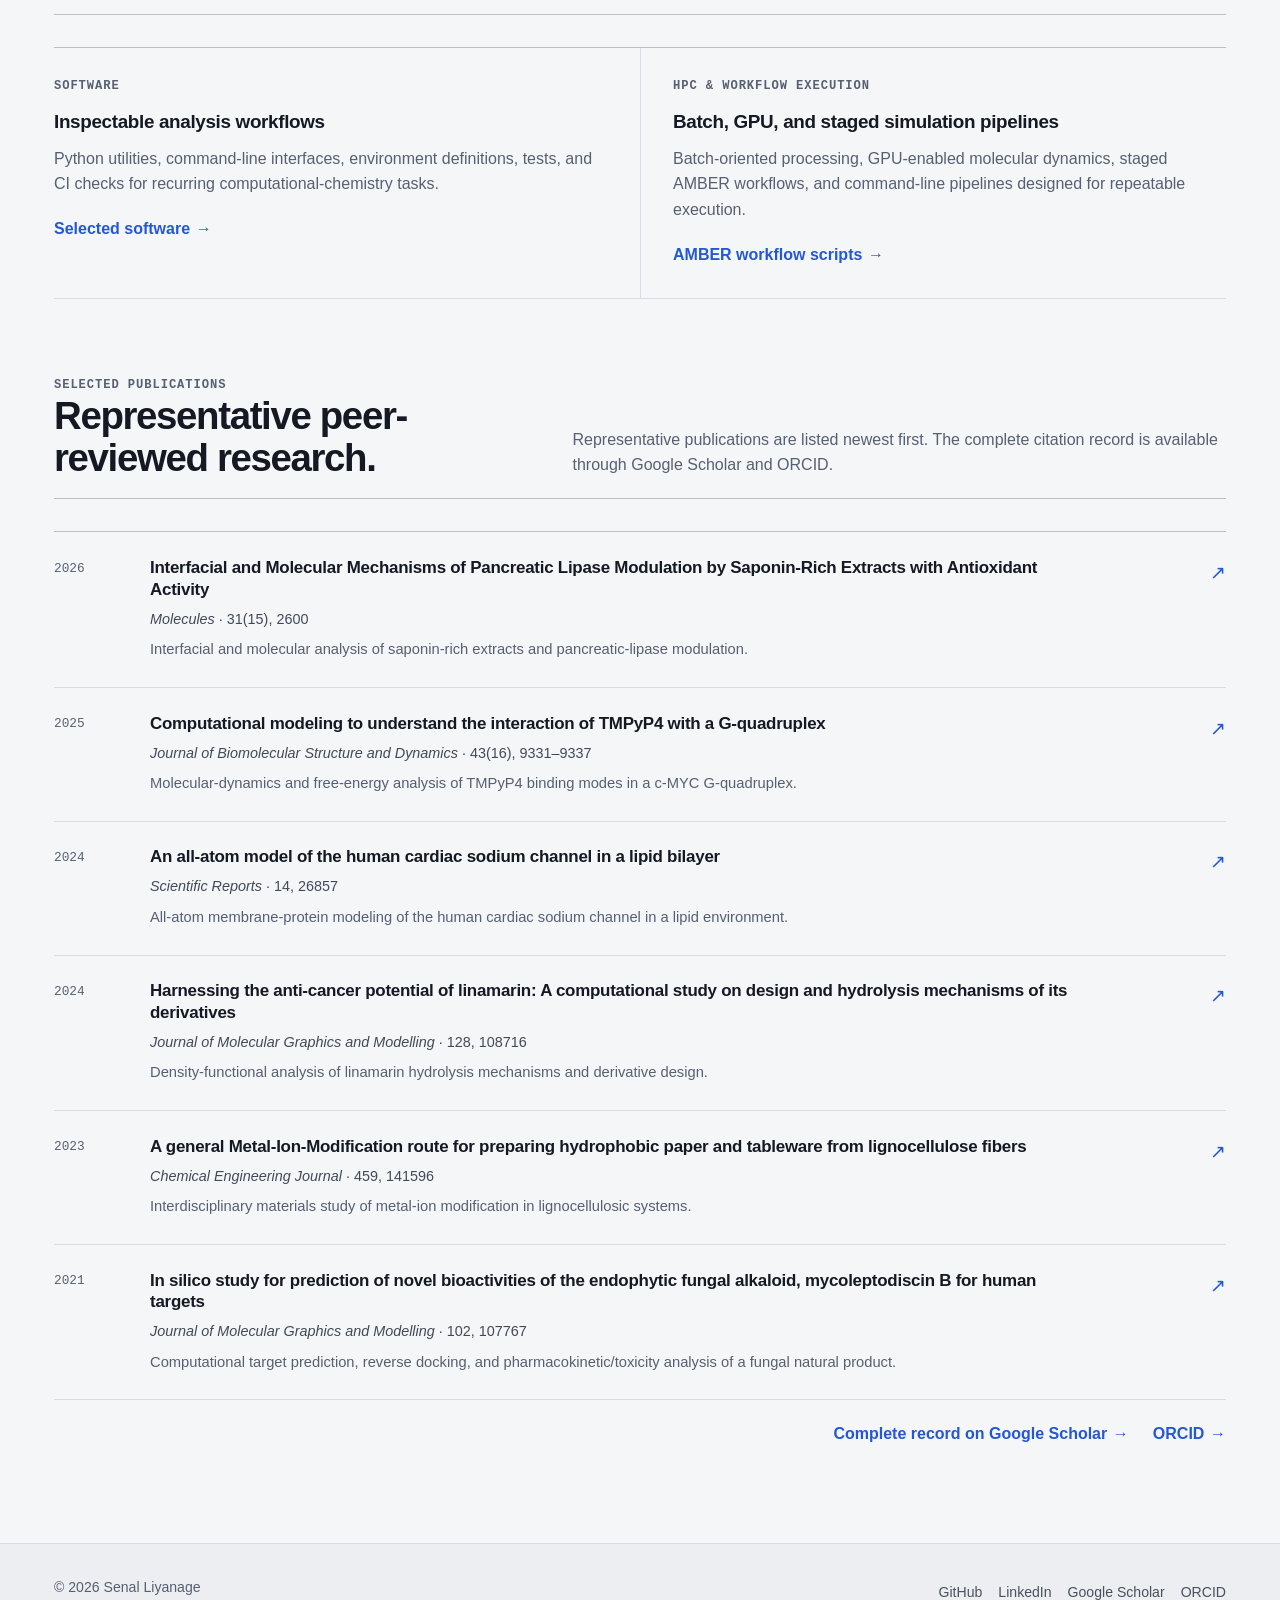
<file: research.html>
<!doctype html>
<html lang="en">
<head>
  <meta charset="utf-8">
  <meta name="viewport" content="width=device-width, initial-scale=1">
  <meta name="description" content="Research directions, computational methods, and selected publications by Senal Liyanage across molecular simulation, biomolecular modeling, electronic structure, scientific software, and HPC.">
  <title>Research | Senal Liyanage</title>
  <meta name="author" content="Senal Liyanage">
  <meta name="theme-color" content="#151923">
  <link rel="canonical" href="https://senal-liyanage.github.io/research.html">
  <link rel="icon" href="assets/favicon.svg" type="image/svg+xml">
  <meta property="og:site_name" content="Senal Liyanage">
  <meta property="og:type" content="website">
  <meta property="og:title" content="Research | Senal Liyanage">
  <meta property="og:description" content="Research directions, computational methods, and selected publications by Senal Liyanage across molecular simulation, biomolecular modeling, electronic structure, scientific software, and HPC.">
  <meta property="og:url" content="https://senal-liyanage.github.io/research.html">
  <meta name="twitter:card" content="summary">
  <meta name="twitter:title" content="Research | Senal Liyanage">
  <meta name="twitter:description" content="Research directions, computational methods, and selected publications by Senal Liyanage across molecular simulation, biomolecular modeling, electronic structure, scientific software, and HPC.">
  <link rel="stylesheet" href="assets/css/style.css">
</head>
<body class="research-page">
  <a class="skip-link" href="#main-content">Skip to content</a>
  <header class="site-header">
    <div class="navbar">
      <div class="brand-block">
        <a class="brand" href="index.html">Senal Liyanage</a>
        <div class="brand-subtitle">Computational Chemist · Scientific Computing Researcher</div>
      </div>
      <nav aria-label="Primary navigation">
        <a href="projects.html">Work</a>
        <a href="research.html" aria-current="page">Research</a>
        <a href="projects.html#code">Code</a>
      </nav>
    </div>
  </header>

  <main id="main-content">
    <section class="hero research-hero">
      <p class="eyebrow">Research</p>
      <h1>Computational research across molecular scales.</h1>
      <p class="lede">I use molecular simulation, electronic-structure methods, and scientific computing to study molecular structure, dynamics, interfaces, recognition, and spectroscopic behavior—and to build reproducible workflows around those calculations.</p>
    </section>

    <section class="research-directions-section">
      <div class="section-heading">
        <div>
          <p class="eyebrow">Research directions</p>
          <h2>Scientific questions first; methods in service of them.</h2>
        </div>
        <p>Representative directions connect public case studies, software, and peer-reviewed work without exposing unpublished systems or collaborator-owned data.</p>
      </div>

      <div class="research-programs research-directions">
        <article class="research-program">
          <div>
            <p class="eyebrow">01 · Soft materials &amp; interfaces</p>
            <h3>Molecular simulation of complex molecular environments</h3>
          </div>
          <div>
            <p>I use atomistic modeling to examine solvation, structural change, interfacial organization, molecular contacts, hydration, orientation, and related trajectory-derived observables. The emphasis is on defining measurable quantities that connect molecular motion to an interpretable physical picture.</p>
            <div class="evidence-links">
              <a class="text-link" href="projects/salt-dissolution/">NaCl dissolution case study</a>
              <a class="text-link" href="https://www.mdpi.com/1420-3049/31/15/2600">2026 lipase-interface paper</a>
              <a class="text-link" href="https://doi.org/10.1016/j.cej.2023.141596">2023 materials paper</a>
            </div>
          </div>
        </article>

        <article class="research-program">
          <div>
            <p class="eyebrow">02 · Biomolecular modeling</p>
            <h3>Molecular recognition, biomolecular structure, and membrane systems</h3>
          </div>
          <div>
            <p>My biomolecular work spans molecular recognition and conformational questions in nucleic-acid and membrane-protein systems. Representative published studies include TMPyP4 binding to a c-MYC G-quadruplex and an all-atom model of the human cardiac sodium channel in a lipid bilayer.</p>
            <div class="evidence-links">
              <a class="text-link" href="https://doi.org/10.1080/07391102.2024.2417378">G-quadruplex / TMPyP4 study</a>
              <a class="text-link" href="https://doi.org/10.1038/s41598-024-78466-4">Cardiac sodium-channel model</a>
            </div>
          </div>
        </article>

        <article class="research-program">
          <div>
            <p class="eyebrow">03 · Electronic structure &amp; spectroscopy</p>
            <h3>Excited states, reaction mechanisms, and structural ensembles</h3>
          </div>
          <div>
            <p>I use quantum-chemical and post-processing workflows to connect electronic-structure calculations with chemically interpretable observables. Public examples include density-functional analysis of linamarin hydrolysis and the qctddft workflow for ensemble TDDFT, broadened spectra, state assignment, and representative-structure clustering.</p>
            <div class="evidence-links">
              <a class="text-link" href="https://doi.org/10.1016/j.jmgm.2024.108716">Linamarin DFT study</a>
              <a class="text-link" href="https://github.com/senal-liyanage/qctddft">qctddft</a>
            </div>
          </div>
        </article>
      </div>
    </section>

    <section class="research-infrastructure-section">
      <div class="section-heading">
        <div>
          <p class="eyebrow">Computational research infrastructure</p>
          <h2>Scientific software and high-performance computing.</h2>
        </div>
        <p>Simulation and electronic-structure research depend on reliable analysis, automation, and execution environments. I treat those as part of the research method rather than as invisible support work.</p>
      </div>

      <div class="infrastructure-grid">
        <article>
          <p class="eyebrow">Software</p>
          <h3>Inspectable analysis workflows</h3>
          <p>Python utilities, command-line interfaces, environment definitions, tests, and CI checks for recurring computational-chemistry tasks.</p>
          <div class="link-row">
            <a class="text-link" href="projects.html#code">Selected software</a>
          </div>
        </article>
        <article>
          <p class="eyebrow">HPC &amp; workflow execution</p>
          <h3>Batch, GPU, and staged simulation pipelines</h3>
          <p>Batch-oriented processing, GPU-enabled molecular dynamics, staged AMBER workflows, and command-line pipelines designed for repeatable execution.</p>
          <div class="link-row">
            <a class="text-link" href="https://github.com/senal-liyanage/AmberMD-Scripting">AMBER workflow scripts</a>
          </div>
        </article>
      </div>
    </section>

    <section class="publications-section">
      <div class="section-heading">
        <div>
          <p class="eyebrow">Selected publications</p>
          <h2>Representative peer-reviewed research.</h2>
        </div>
        <p>Representative publications are listed newest first. The complete citation record is available through Google Scholar and ORCID.</p>
      </div>

      <div class="publication-list">
        <article class="publication-row">
          <div class="publication-year">2026</div>
          <div>
            <h3><a href="https://doi.org/10.3390/molecules31152600">Interfacial and Molecular Mechanisms of Pancreatic Lipase Modulation by Saponin-Rich Extracts with Antioxidant Activity</a></h3>
            <p class="publication-meta"><em>Molecules</em> · 31(15), 2600</p>
            <p class="publication-note">Interfacial and molecular analysis of saponin-rich extracts and pancreatic-lipase modulation.</p>
          </div>
          <a class="repo-arrow publication-link" href="https://doi.org/10.3390/molecules31152600" aria-label="Open publication"><span class="publication-link-label">View paper </span><span aria-hidden="true">↗</span></a>
        </article>

        <article class="publication-row">
          <div class="publication-year">2025</div>
          <div>
            <h3><a href="https://doi.org/10.1080/07391102.2024.2417378">Computational modeling to understand the interaction of TMPyP4 with a G-quadruplex</a></h3>
            <p class="publication-meta"><em>Journal of Biomolecular Structure and Dynamics</em> · 43(16), 9331–9337</p>
            <p class="publication-note">Molecular-dynamics and free-energy analysis of TMPyP4 binding modes in a c-MYC G-quadruplex.</p>
          </div>
          <a class="repo-arrow publication-link" href="https://doi.org/10.1080/07391102.2024.2417378" aria-label="Open publication"><span class="publication-link-label">View paper </span><span aria-hidden="true">↗</span></a>
        </article>

        <article class="publication-row">
          <div class="publication-year">2024</div>
          <div>
            <h3><a href="https://doi.org/10.1038/s41598-024-78466-4">An all-atom model of the human cardiac sodium channel in a lipid bilayer</a></h3>
            <p class="publication-meta"><em>Scientific Reports</em> · 14, 26857</p>
            <p class="publication-note">All-atom membrane-protein modeling of the human cardiac sodium channel in a lipid environment.</p>
          </div>
          <a class="repo-arrow publication-link" href="https://doi.org/10.1038/s41598-024-78466-4" aria-label="Open publication"><span class="publication-link-label">View paper </span><span aria-hidden="true">↗</span></a>
        </article>

        <article class="publication-row">
          <div class="publication-year">2024</div>
          <div>
            <h3><a href="https://doi.org/10.1016/j.jmgm.2024.108716">Harnessing the anti-cancer potential of linamarin: A computational study on design and hydrolysis mechanisms of its derivatives</a></h3>
            <p class="publication-meta"><em>Journal of Molecular Graphics and Modelling</em> · 128, 108716</p>
            <p class="publication-note">Density-functional analysis of linamarin hydrolysis mechanisms and derivative design.</p>
          </div>
          <a class="repo-arrow publication-link" href="https://doi.org/10.1016/j.jmgm.2024.108716" aria-label="Open publication"><span class="publication-link-label">View paper </span><span aria-hidden="true">↗</span></a>
        </article>

        <article class="publication-row">
          <div class="publication-year">2023</div>
          <div>
            <h3><a href="https://doi.org/10.1016/j.cej.2023.141596">A general Metal-Ion-Modification route for preparing hydrophobic paper and tableware from lignocellulose fibers</a></h3>
            <p class="publication-meta"><em>Chemical Engineering Journal</em> · 459, 141596</p>
            <p class="publication-note">Interdisciplinary materials study of metal-ion modification in lignocellulosic systems.</p>
          </div>
          <a class="repo-arrow publication-link" href="https://doi.org/10.1016/j.cej.2023.141596" aria-label="Open publication"><span class="publication-link-label">View paper </span><span aria-hidden="true">↗</span></a>
        </article>

        <article class="publication-row">
          <div class="publication-year">2021</div>
          <div>
            <h3><a href="https://doi.org/10.1016/j.jmgm.2020.107767">In silico study for prediction of novel bioactivities of the endophytic fungal alkaloid, mycoleptodiscin B for human targets</a></h3>
            <p class="publication-meta"><em>Journal of Molecular Graphics and Modelling</em> · 102, 107767</p>
            <p class="publication-note">Computational target prediction, reverse docking, and pharmacokinetic/toxicity analysis of a fungal natural product.</p>
          </div>
          <a class="repo-arrow publication-link" href="https://doi.org/10.1016/j.jmgm.2020.107767" aria-label="Open publication"><span class="publication-link-label">View paper </span><span aria-hidden="true">↗</span></a>
        </article>
      </div>

      <div class="publication-record-links">
        <a class="text-link" href="https://scholar.google.com/citations?user=DEt6kbQAAAAJ&hl=en">Complete record on Google Scholar</a>
        <a class="text-link" href="https://orcid.org/0000-0002-9166-0527">ORCID</a>
      </div>
    </section>
  </main>

  <footer class="site-footer">
    <div class="footer-inner">
      <span>© 2026 Senal Liyanage</span>
      <div class="footer-links">
        <a href="https://github.com/senal-liyanage">GitHub</a>
        <a href="https://www.linkedin.com/in/senal-liyanage/">LinkedIn</a>
        <a href="https://scholar.google.com/citations?user=DEt6kbQAAAAJ&hl=en">Google Scholar</a>
        <a href="https://orcid.org/0000-0002-9166-0527">ORCID</a>
      </div>
    </div>
  </footer>
</body>
</html>
</file>
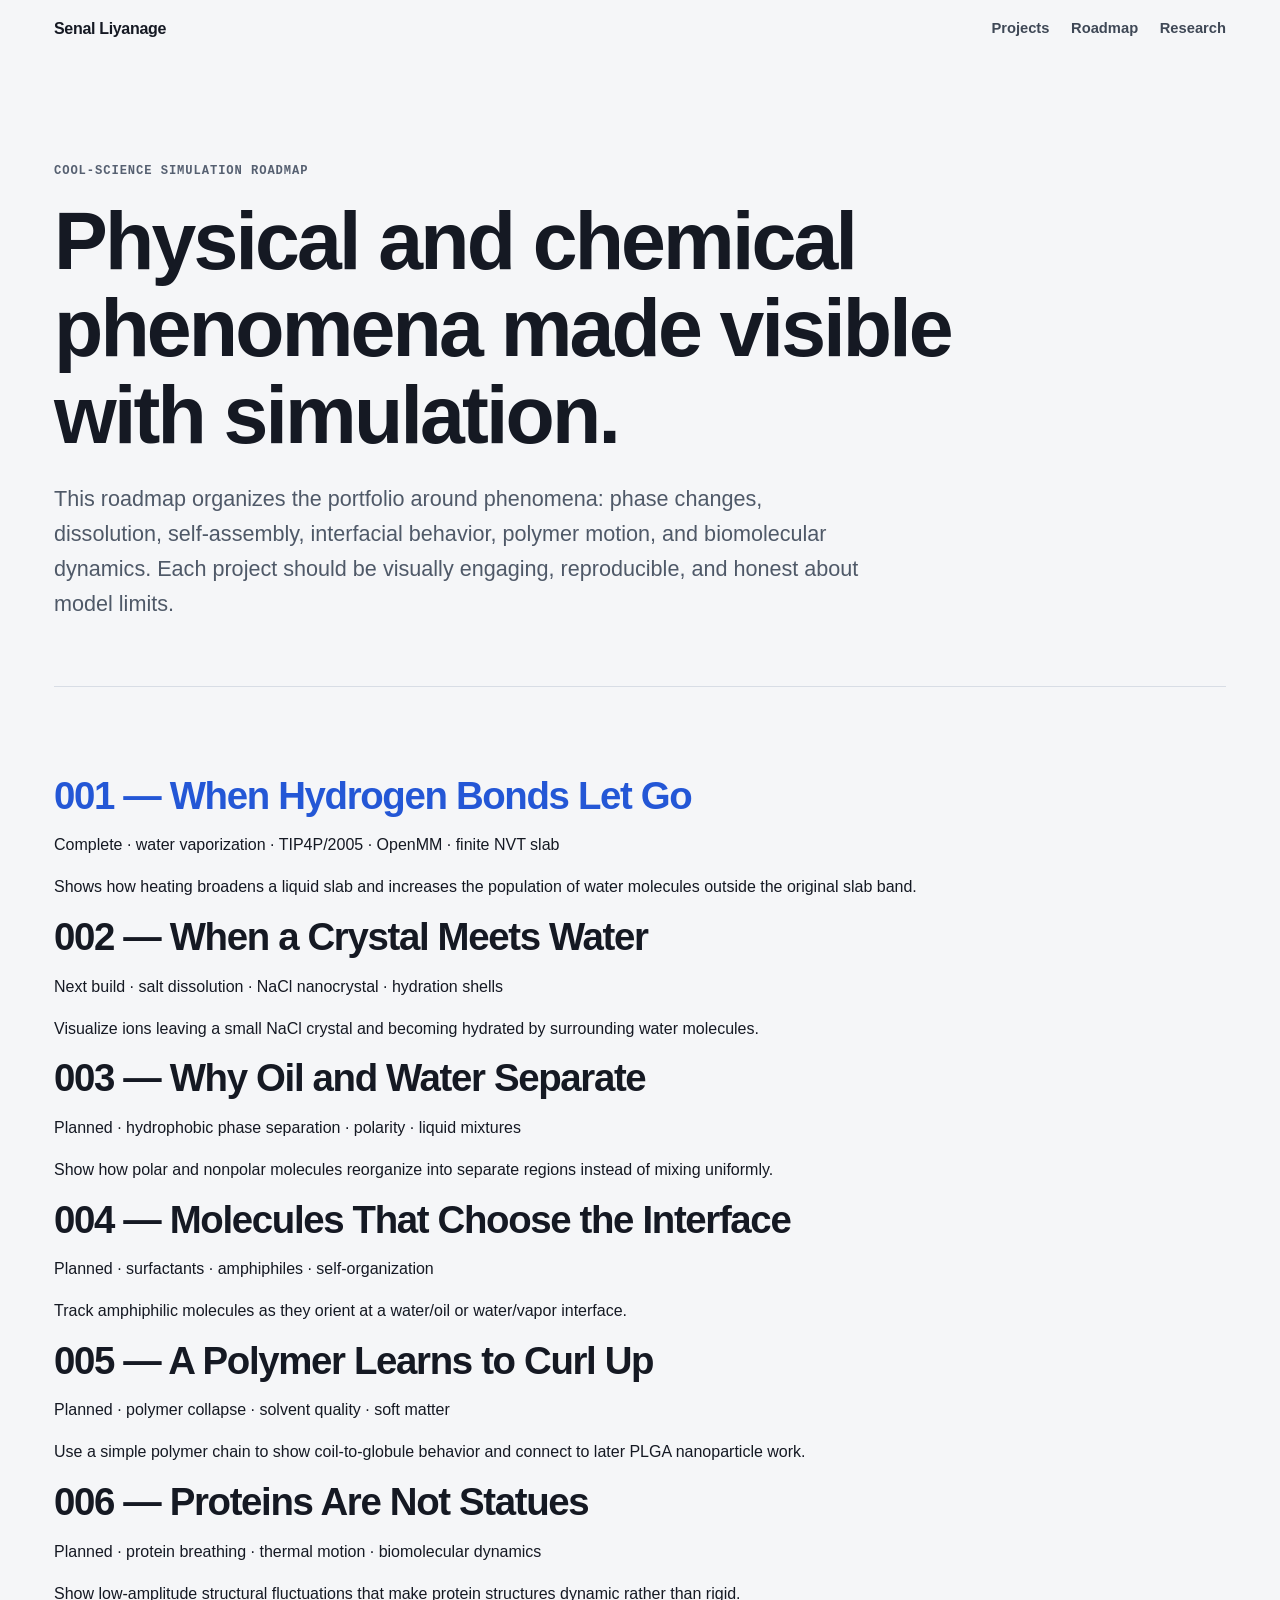
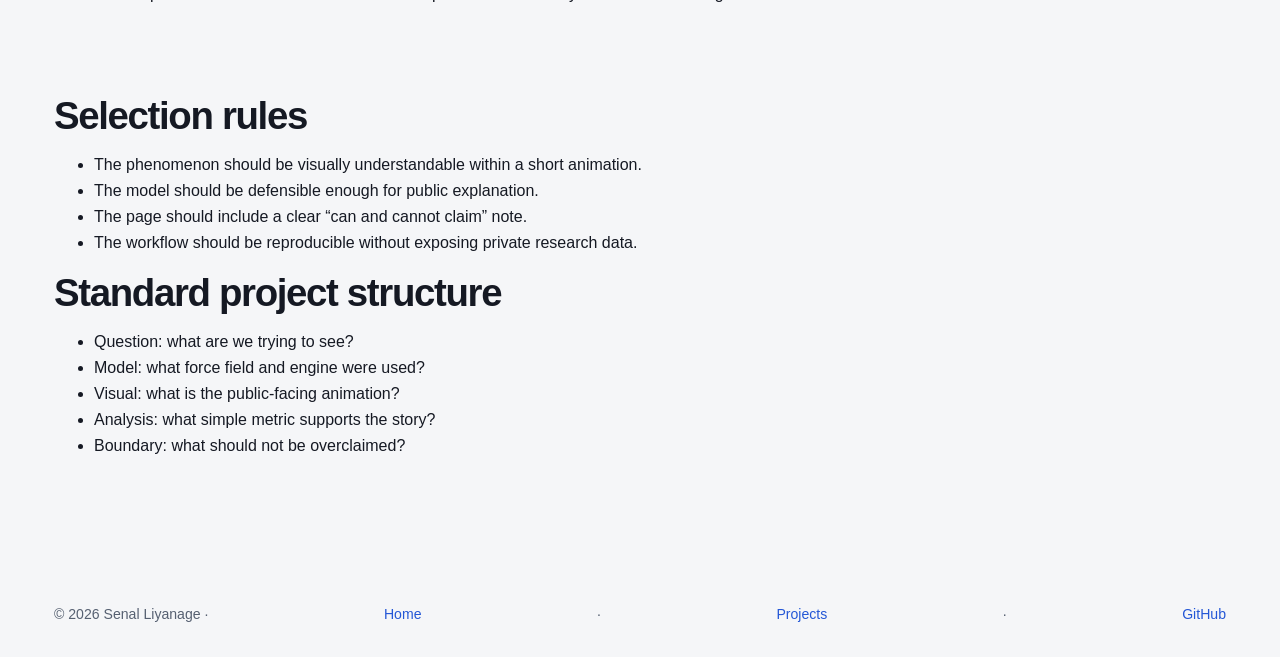
<file: roadmap.html>
<!doctype html>
<html lang="en">
<head>
  <meta charset="utf-8">
  <meta name="viewport" content="width=device-width, initial-scale=1">
  <meta name="description" content="Roadmap for cool-science molecular simulation phenomena by Senal Liyanage.">
  <title>Roadmap | Senal Liyanage</title>
  <link rel="stylesheet" href="assets/css/style.css">
</head>
<body>
  <header>
    <div class="navbar">
      <a class="brand" href="index.html">Senal Liyanage</a>
      <nav aria-label="Primary navigation">
        <a href="projects.html">Projects</a>
        <a href="roadmap.html">Roadmap</a>
        <a href="research.html">Research</a>
      </nav>
    </div>
  </header>

  <main>
    <section class="hero hero-compact">
      <p class="eyebrow">Cool-science simulation roadmap</p>
      <h1>Physical and chemical phenomena made visible with simulation.</h1>
      <p class="lede">This roadmap organizes the portfolio around phenomena: phase changes, dissolution, self-assembly, interfacial behavior, polymer motion, and biomolecular dynamics. Each project should be visually engaging, reproducible, and honest about model limits.</p>
    </section>

    <section class="project-list">
      <article class="project-card featured-project">
        <h2><a href="projects/water-vaporization/">001 — When Hydrogen Bonds Let Go</a></h2>
        <p class="meta">Complete · water vaporization · TIP4P/2005 · OpenMM · finite NVT slab</p>
        <p>Shows how heating broadens a liquid slab and increases the population of water molecules outside the original slab band.</p>
      </article>

      <article class="project-card next-project">
        <h2>002 — When a Crystal Meets Water</h2>
        <p class="meta">Next build · salt dissolution · NaCl nanocrystal · hydration shells</p>
        <p>Visualize ions leaving a small NaCl crystal and becoming hydrated by surrounding water molecules.</p>
      </article>

      <article class="project-card">
        <h2>003 — Why Oil and Water Separate</h2>
        <p class="meta">Planned · hydrophobic phase separation · polarity · liquid mixtures</p>
        <p>Show how polar and nonpolar molecules reorganize into separate regions instead of mixing uniformly.</p>
      </article>

      <article class="project-card">
        <h2>004 — Molecules That Choose the Interface</h2>
        <p class="meta">Planned · surfactants · amphiphiles · self-organization</p>
        <p>Track amphiphilic molecules as they orient at a water/oil or water/vapor interface.</p>
      </article>

      <article class="project-card">
        <h2>005 — A Polymer Learns to Curl Up</h2>
        <p class="meta">Planned · polymer collapse · solvent quality · soft matter</p>
        <p>Use a simple polymer chain to show coil-to-globule behavior and connect to later PLGA nanoparticle work.</p>
      </article>

      <article class="project-card">
        <h2>006 — Proteins Are Not Statues</h2>
        <p class="meta">Planned · protein breathing · thermal motion · biomolecular dynamics</p>
        <p>Show low-amplitude structural fluctuations that make protein structures dynamic rather than rigid.</p>
      </article>
    </section>

    <section class="grid-2">
      <article class="card">
        <h2>Selection rules</h2>
        <ul class="clean">
          <li>The phenomenon should be visually understandable within a short animation.</li>
          <li>The model should be defensible enough for public explanation.</li>
          <li>The page should include a clear “can and cannot claim” note.</li>
          <li>The workflow should be reproducible without exposing private research data.</li>
        </ul>
      </article>
      <article class="card">
        <h2>Standard project structure</h2>
        <ul class="clean">
          <li>Question: what are we trying to see?</li>
          <li>Model: what force field and engine were used?</li>
          <li>Visual: what is the public-facing animation?</li>
          <li>Analysis: what simple metric supports the story?</li>
          <li>Boundary: what should not be overclaimed?</li>
        </ul>
      </article>
    </section>
  </main>

  <footer>
    <div class="footer-inner">
      © 2026 Senal Liyanage · <a href="index.html">Home</a> · <a href="projects.html">Projects</a> · <a href="https://github.com/senal-liyanage">GitHub</a>
    </div>
  </footer>
</body>
</html>
</file>
<file: assets/css/style.css>
:root {
  --bg: #f5f6f8;
  --surface: #ffffff;
  --text: #151923;
  --muted: #566071;
  --line: #d8dde5;
  --line-strong: #b9c0cc;
  --accent: #2457d6;
  --accent-dark: #173fa7;
  --accent-soft: #eef3ff;
  --max-width: 1220px;
  --measure: 760px;
  --radius: 10px;
}

* { box-sizing: border-box; }

html { scroll-behavior: smooth; }

body {
  margin: 0;
  background: var(--bg);
  color: var(--text);
  font-family: Inter, ui-sans-serif, -apple-system, BlinkMacSystemFont, "Segoe UI", Helvetica, Arial, sans-serif;
  line-height: 1.62;
  -webkit-font-smoothing: antialiased;
}

img, video, canvas { max-width: 100%; }

a {
  color: var(--accent);
  text-decoration: none;
}

a:hover { color: var(--accent-dark); }

a:focus-visible,
button:focus-visible,
video:focus-visible {
  outline: 3px solid rgba(36, 87, 214, 0.28);
  outline-offset: 4px;
}

.site-header {
  position: sticky;
  top: 0;
  z-index: 20;
  border-bottom: 1px solid rgba(216, 221, 229, 0.9);
  background: rgba(245, 246, 248, 0.94);
  backdrop-filter: blur(14px);
}

.navbar {
  max-width: var(--max-width);
  margin: 0 auto;
  padding: 1rem 1.5rem;
  display: flex;
  align-items: center;
  justify-content: space-between;
  gap: 1.5rem;
}

.brand-block { min-width: 0; }

.brand {
  display: inline-block;
  color: var(--text);
  font-size: 1rem;
  font-weight: 760;
  letter-spacing: -0.02em;
}

.brand:hover { color: var(--text); }

.brand-subtitle {
  margin-top: 0.05rem;
  color: var(--muted);
  font-size: 0.75rem;
}

nav {
  display: flex;
  align-items: center;
  gap: 1.35rem;
  flex-wrap: wrap;
}

nav a {
  color: #3f4856;
  font-size: 0.92rem;
  font-weight: 650;
}

nav a[aria-current="page"] { color: var(--text); }

main {
  max-width: var(--max-width);
  margin: 0 auto;
  padding: 0 1.5rem 6rem;
}

section { margin-top: 5.5rem; }

.hero {
  margin-top: 0;
  padding: 6.5rem 0 4rem;
  border-bottom: 1px solid var(--line);
}

.home-hero {
  display: grid;
  grid-template-columns: minmax(0, 1.35fr) minmax(280px, 0.65fr);
  gap: 5rem;
  align-items: end;
}

.eyebrow,
.kicker,
.meta-label {
  color: var(--muted);
  font-family: ui-monospace, SFMono-Regular, Menlo, Consolas, monospace;
  font-size: 0.76rem;
  font-weight: 650;
  letter-spacing: 0.075em;
  text-transform: uppercase;
}

.eyebrow { margin: 0 0 1rem; }

h1, h2, h3 {
  margin: 0;
  line-height: 1.08;
  letter-spacing: -0.035em;
}

h1 {
  max-width: 980px;
  font-size: clamp(2.85rem, 6.3vw, 6rem);
  font-weight: 710;
}

h2 {
  font-size: clamp(1.75rem, 3vw, 2.65rem);
  font-weight: 680;
}

h3 {
  font-size: 1.14rem;
  font-weight: 700;
  letter-spacing: -0.018em;
}

.lede {
  max-width: 820px;
  margin: 1.45rem 0 0;
  color: #4f5968;
  font-size: clamp(1.12rem, 2vw, 1.35rem);
}

.hero-actions,
.link-row {
  display: flex;
  align-items: center;
  gap: 1rem 1.35rem;
  flex-wrap: wrap;
  margin-top: 2rem;
}

.text-link,
.button {
  display: inline-flex;
  align-items: center;
  gap: 0.35rem;
  font-weight: 700;
}

.text-link::after { content: "→"; }

.button {
  padding: 0.72rem 0.95rem;
  border: 1px solid var(--text);
  border-radius: 7px;
  background: var(--text);
  color: #fff;
}

.button:hover {
  color: #fff;
  background: #2a2f3a;
}

.button.secondary {
  background: transparent;
  color: var(--text);
}

.button.secondary:hover {
  background: #e9ebef;
  color: var(--text);
}

.capability-list {
  margin: 0;
  padding: 0;
  list-style: none;
  border-top: 1px solid var(--line-strong);
}

.capability-list li {
  padding: 0.85rem 0;
  border-bottom: 1px solid var(--line);
  display: flex;
  justify-content: space-between;
  gap: 1rem;
}

.capability-list span:first-child { font-weight: 700; }
.capability-list span:last-child {
  color: var(--muted);
  text-align: right;
}

.section-heading {
  display: grid;
  grid-template-columns: minmax(0, 0.72fr) minmax(320px, 1fr);
  gap: 3rem;
  align-items: end;
  margin-bottom: 2rem;
  padding-bottom: 1.25rem;
  border-bottom: 1px solid var(--line-strong);
}

.section-heading p {
  max-width: 650px;
  margin: 0;
  color: var(--muted);
}

.work-list {
  border-top: 1px solid var(--line-strong);
}

.work-row {
  display: grid;
  grid-template-columns: 72px minmax(0, 1fr) minmax(260px, 0.78fr);
  gap: 2rem;
  padding: 2.1rem 0;
  border-bottom: 1px solid var(--line);
  align-items: start;
}

.work-index {
  padding-top: 0.15rem;
  color: var(--muted);
  font-family: ui-monospace, SFMono-Regular, Menlo, Consolas, monospace;
  font-size: 0.8rem;
}

.work-row h3 {
  font-size: clamp(1.35rem, 2vw, 1.75rem);
}

.work-row h3 a { color: var(--text); }
.work-row h3 a:hover { color: var(--accent); }

.work-row p {
  margin: 0.7rem 0 0;
  color: var(--muted);
}

.work-meta {
  display: flex;
  flex-wrap: wrap;
  gap: 0.4rem 0.9rem;
  color: #505966;
  font-family: ui-monospace, SFMono-Regular, Menlo, Consolas, monospace;
  font-size: 0.78rem;
}

.repo-list {
  border-top: 1px solid var(--line-strong);
}

.repo-row {
  display: grid;
  grid-template-columns: minmax(220px, 0.45fr) minmax(0, 1fr) auto;
  gap: 2rem;
  padding: 1.45rem 0;
  border-bottom: 1px solid var(--line);
  align-items: start;
}

.repo-row h3 a { color: var(--text); }
.repo-row p {
  margin: 0;
  color: var(--muted);
}

.repo-arrow {
  font-size: 1.2rem;
  color: var(--accent);
}

.feature-work {
  display: grid;
  grid-template-columns: minmax(0, 1.1fr) minmax(320px, 0.7fr);
  gap: 2.6rem;
  align-items: center;
  padding-bottom: 3.5rem;
  border-bottom: 1px solid var(--line);
}

.feature-media {
  display: block;
  overflow: hidden;
  border: 1px solid var(--line);
  border-radius: var(--radius);
  background: #fff;
}

.feature-media img {
  display: block;
  width: 100%;
  aspect-ratio: 16 / 10;
  object-fit: cover;
}

.feature-copy .eyebrow { margin-bottom: 0.8rem; }
.feature-copy h2 a { color: var(--text); }
.feature-copy h2 a:hover { color: var(--accent); }

.feature-copy p {
  color: var(--muted);
  margin: 1rem 0 0;
}

.secondary-work {
  display: grid;
  grid-template-columns: repeat(2, minmax(0, 1fr));
  gap: 1px;
  background: var(--line);
  border: 1px solid var(--line);
}

.secondary-work article {
  background: var(--bg);
  padding: 2rem;
}

.secondary-work p {
  color: var(--muted);
  margin-bottom: 0;
}

.case-hero {
  padding-bottom: 3rem;
}

.case-title {
  max-width: 1050px;
  font-size: clamp(2.65rem, 5vw, 5.2rem);
}

.case-subtitle {
  max-width: 820px;
  margin: 1.25rem 0 0;
  color: var(--muted);
  font-size: clamp(1.08rem, 1.8vw, 1.28rem);
}

.breadcrumb {
  display: inline-flex;
  gap: 0.45rem;
  margin-bottom: 2rem;
  color: var(--muted);
  font-size: 0.88rem;
}

.breadcrumb a { color: var(--muted); }

.case-meta {
  display: grid;
  grid-template-columns: repeat(4, minmax(0, 1fr));
  margin-top: 3rem;
  border-top: 1px solid var(--line-strong);
  border-bottom: 1px solid var(--line);
}

.case-meta > div {
  padding: 1.1rem 1.25rem 1.1rem 0;
}

.case-meta > div + div {
  padding-left: 1.25rem;
  border-left: 1px solid var(--line);
}

.case-meta strong {
  display: block;
  margin-top: 0.32rem;
  font-size: 0.94rem;
}

.media-stage {
  margin-top: 3rem;
}

.simulation-video,
.case-figure,
.canvas-shell {
  display: block;
  width: 100%;
  border: 1px solid var(--line);
  border-radius: var(--radius);
  background: #fff;
}

.simulation-video {
  max-height: 80vh;
  object-fit: contain;
}

.canvas-shell {
  padding: 1rem;
  overflow-x: auto;
}

.canvas-shell canvas {
  display: block;
  width: min(100%, 800px);
  height: auto;
  margin: 0 auto;
}

.figure-caption {
  display: grid;
  grid-template-columns: 150px minmax(0, 1fr);
  gap: 1rem;
  margin-top: 0.85rem;
  color: var(--muted);
  font-size: 0.9rem;
}

.figure-caption strong {
  color: var(--text);
  font-family: ui-monospace, SFMono-Regular, Menlo, Consolas, monospace;
  font-size: 0.75rem;
  letter-spacing: 0.05em;
  text-transform: uppercase;
}

.case-body {
  max-width: 1040px;
  margin: 5rem auto 0;
}

.case-body .case-section { margin-top: 0; }

.case-section {
  display: grid;
  grid-template-columns: 180px minmax(0, 1fr);
  gap: 2.5rem;
  padding: 2.7rem 0;
  border-top: 1px solid var(--line);
}

.case-section:last-child { border-bottom: 1px solid var(--line); }

.section-number {
  color: var(--muted);
  font-family: ui-monospace, SFMono-Regular, Menlo, Consolas, monospace;
  font-size: 0.82rem;
}

.case-copy { max-width: var(--measure); }

.case-copy h2 {
  margin-bottom: 1rem;
  font-size: clamp(1.55rem, 2.5vw, 2.2rem);
}

.case-copy p { margin: 0.85rem 0; }
.case-copy p:first-of-type { margin-top: 0; }
.case-copy ul { padding-left: 1.2rem; }
.case-copy li { margin: 0.45rem 0; }

.result-stat {
  margin: 1.7rem 0;
  padding: 1.4rem 0;
  border-top: 1px solid var(--line-strong);
  border-bottom: 1px solid var(--line-strong);
}

.result-stat strong {
  display: block;
  font-size: clamp(2rem, 4vw, 3.3rem);
  line-height: 1;
  letter-spacing: -0.04em;
}

.result-stat span {
  display: block;
  margin-top: 0.55rem;
  color: var(--muted);
}

.figure-stack {
  display: grid;
  gap: 1.2rem;
  margin-top: 1.6rem;
}

.method-list {
  margin: 1.4rem 0 0;
  border-top: 1px solid var(--line);
}

.method-row {
  display: grid;
  grid-template-columns: 180px minmax(0, 1fr);
  gap: 1.2rem;
  padding: 0.8rem 0;
  border-bottom: 1px solid var(--line);
}

.method-row dt {
  color: var(--muted);
  font-family: ui-monospace, SFMono-Regular, Menlo, Consolas, monospace;
  font-size: 0.78rem;
}

.method-row dd { margin: 0; }

.note {
  padding-left: 1rem;
  border-left: 3px solid var(--accent);
  color: #4a5361;
}

.research-programs {
  border-top: 1px solid var(--line-strong);
}

.research-program {
  display: grid;
  grid-template-columns: minmax(260px, 0.6fr) minmax(0, 1fr);
  gap: 3rem;
  padding: 2.6rem 0;
  border-bottom: 1px solid var(--line);
}

.research-program p {
  max-width: 700px;
  margin: 0;
  color: var(--muted);
}

.research-program .link-row { margin-top: 1rem; }

.record-links {
  display: flex;
  flex-wrap: wrap;
  gap: 0.75rem;
}

.site-footer {
  border-top: 1px solid var(--line);
  background: #eceef2;
}

.footer-inner {
  max-width: var(--max-width);
  margin: 0 auto;
  padding: 2rem 1.5rem;
  display: flex;
  justify-content: space-between;
  gap: 1.5rem;
  color: var(--muted);
  font-size: 0.88rem;
}

.footer-links {
  display: flex;
  gap: 1rem;
  flex-wrap: wrap;
}

.footer-links a { color: #48515e; }

@media (max-width: 900px) {
  .home-hero,
  .section-heading,
  .feature-work,
  .research-program {
    grid-template-columns: 1fr;
    gap: 2rem;
  }

  .work-row {
    grid-template-columns: 48px 1fr;
  }

  .work-row .work-meta {
    grid-column: 2;
  }

  .repo-row {
    grid-template-columns: 1fr auto;
    gap: 0.8rem 1rem;
  }

  .repo-row p { grid-column: 1 / -1; }

  .case-meta {
    grid-template-columns: repeat(2, minmax(0, 1fr));
  }

  .case-meta > div:nth-child(3) {
    border-left: 0;
    border-top: 1px solid var(--line);
    padding-left: 0;
  }

  .case-meta > div:nth-child(4) {
    border-top: 1px solid var(--line);
  }
}

@media (max-width: 680px) {
  .navbar {
    align-items: flex-start;
    flex-direction: column;
    gap: 0.7rem;
  }

  main { padding: 0 1.1rem 4rem; }

  .hero { padding: 4.3rem 0 3rem; }
  section { margin-top: 4rem; }

  h1 { font-size: clamp(2.55rem, 13vw, 4.2rem); }

  .secondary-work { grid-template-columns: 1fr; }

  .case-meta { grid-template-columns: 1fr; }
  .case-meta > div + div,
  .case-meta > div:nth-child(3) {
    padding-left: 0;
    border-left: 0;
    border-top: 1px solid var(--line);
  }

  .case-section {
    grid-template-columns: 1fr;
    gap: 0.7rem;
  }

  .method-row {
    grid-template-columns: 1fr;
    gap: 0.25rem;
  }

  .figure-caption { grid-template-columns: 1fr; gap: 0.2rem; }

  .footer-inner { flex-direction: column; }
}


/* Homepage second pass */
.home-page .home-hero {
  padding: 4rem 0 3.25rem;
  grid-template-columns: minmax(0, 1.18fr) minmax(320px, 0.62fr);
  gap: 4rem;
  align-items: center;
}

.home-page .home-hero h1 {
  max-width: 850px;
  font-size: clamp(2.85rem, 4.7vw, 4.55rem);
  line-height: 1.03;
}

.home-page .home-hero .lede {
  max-width: 760px;
  font-size: clamp(1.06rem, 1.55vw, 1.24rem);
}

.hero-practice {
  align-self: center;
}

.home-page section:not(.hero) {
  margin-top: 4.6rem;
}

.home-selected-work {
  margin-top: 3.7rem !important;
}

.home-feature {
  padding-bottom: 2.6rem;
}

.home-feature .feature-copy h2 {
  font-size: clamp(1.85rem, 2.7vw, 2.55rem);
}

.home-feature .work-meta {
  margin-top: 1.2rem;
}

.home-work-list {
  margin-top: 0;
}

.home-work-list .work-row {
  padding: 1.75rem 0;
}

.section-end-link {
  display: flex;
  justify-content: flex-end;
  margin-top: 1.2rem;
}

.practice-grid {
  display: grid;
  grid-template-columns: repeat(4, minmax(0, 1fr));
  border-top: 1px solid var(--line-strong);
  border-bottom: 1px solid var(--line);
}

.practice-grid article {
  padding: 1.55rem 1.4rem 1.7rem 0;
}

.practice-grid article + article {
  padding-left: 1.4rem;
  border-left: 1px solid var(--line);
}

.practice-grid .eyebrow {
  margin-bottom: 0.65rem;
}

.practice-grid h3 {
  font-size: 1.04rem;
}

.practice-grid p:last-child {
  margin: 0.7rem 0 0;
  color: var(--muted);
  font-size: 0.94rem;
}

.home-code-strip {
  display: grid;
  grid-template-columns: minmax(260px, 0.7fr) minmax(0, 1fr);
  gap: 3rem;
  align-items: end;
  padding: 2rem 0;
  border-top: 1px solid var(--line-strong);
  border-bottom: 1px solid var(--line);
}

.home-code-strip .eyebrow {
  margin-bottom: 0.55rem;
}

.home-code-strip h2 {
  font-size: clamp(1.5rem, 2.2vw, 2rem);
}

.home-code-links {
  display: flex;
  justify-content: flex-end;
  gap: 1rem 1.6rem;
  flex-wrap: wrap;
}

.home-code-links a {
  font-weight: 700;
}

@media (max-width: 900px) {
  .home-page .home-hero {
    grid-template-columns: 1fr;
    gap: 2.5rem;
  }

  .practice-grid {
    grid-template-columns: repeat(2, minmax(0, 1fr));
  }

  .practice-grid article:nth-child(3) {
    border-left: 0;
    border-top: 1px solid var(--line);
    padding-left: 0;
  }

  .practice-grid article:nth-child(4) {
    border-top: 1px solid var(--line);
  }

  .home-code-strip {
    grid-template-columns: 1fr;
    gap: 1.2rem;
  }

  .home-code-links {
    justify-content: flex-start;
  }
}

@media (max-width: 680px) {
  .home-page .home-hero {
    padding: 3.3rem 0 2.7rem;
  }

  .home-page .home-hero h1 {
    font-size: clamp(2.45rem, 11.5vw, 3.4rem);
  }

  .home-page section:not(.hero) {
    margin-top: 3.7rem;
  }

  .practice-grid {
    grid-template-columns: 1fr;
  }

  .practice-grid article,
  .practice-grid article + article,
  .practice-grid article:nth-child(3) {
    padding: 1.3rem 0;
    border-left: 0;
    border-top: 1px solid var(--line);
  }

  .practice-grid article:first-child {
    border-top: 0;
  }

  .section-end-link {
    justify-content: flex-start;
  }
}


/* Homepage final polish */
.home-feature .feature-media img {
  aspect-ratio: 16 / 8.9;
}

.home-work-list .work-row {
  grid-template-columns: 72px minmax(0, 1.15fr) minmax(220px, 0.62fr);
  gap: 1.6rem;
}

.home-work-list .work-meta {
  padding-top: 0.25rem;
}

@media (max-width: 900px) {
  .home-work-list .work-row {
    grid-template-columns: 48px 1fr;
  }

  .home-work-list .work-row .work-meta {
    grid-column: 2;
    padding-top: 0;
  }
}


/* Work page second pass */
.work-page .work-hero {
  padding: 4.2rem 0 3rem;
}

.work-page .work-hero h1 {
  max-width: 900px;
  font-size: clamp(2.75rem, 4.4vw, 4.35rem);
  line-height: 1.03;
}

.work-page .work-hero .lede {
  max-width: 760px;
  font-size: clamp(1.05rem, 1.55vw, 1.2rem);
}

.work-page section:not(.hero) {
  margin-top: 4.6rem;
}

.work-feature-section {
  margin-top: 3.6rem !important;
}

.work-feature .feature-media img {
  aspect-ratio: 16 / 9.1;
}

.work-feature-meta {
  margin-top: 1.2rem;
}

.study-row {
  display: grid;
  grid-template-columns: minmax(0, 1fr) minmax(220px, 0.52fr) auto;
  gap: 2rem;
  align-items: start;
  padding: 1.6rem 0;
  border-top: 1px solid var(--line-strong);
  border-bottom: 1px solid var(--line);
}

.study-row h3 a {
  color: var(--text);
}

.study-row h3 a:hover {
  color: var(--accent);
}

.study-row p {
  max-width: 680px;
  margin: 0.65rem 0 0;
  color: var(--muted);
}

.study-row .text-link {
  white-space: nowrap;
}

.work-repo-row {
  grid-template-columns: minmax(260px, 0.52fr) minmax(0, 1fr) auto;
  gap: 2rem;
}

.work-repo-row h3 {
  margin-bottom: 0.6rem;
}

.repo-meta {
  gap: 0.35rem 0.75rem;
}

.portfolio-note {
  max-width: 920px;
  margin: 1.5rem 0 0;
  padding-top: 1.2rem;
  border-top: 1px solid var(--line);
  color: var(--muted);
  font-size: 0.9rem;
}

@media (max-width: 900px) {
  .study-row {
    grid-template-columns: 1fr;
    gap: 1rem;
  }

  .work-repo-row {
    grid-template-columns: 1fr auto;
  }

  .work-repo-row > p {
    grid-column: 1 / -1;
  }
}

@media (max-width: 680px) {
  .work-page .work-hero {
    padding: 3.3rem 0 2.6rem;
  }

  .work-page .work-hero h1 {
    font-size: clamp(2.4rem, 11vw, 3.35rem);
  }

  .work-page section:not(.hero) {
    margin-top: 3.8rem;
  }
}


/* NaCl case-study polish */
.salt-case-page .case-hero {
  padding: 4.2rem 0 2.65rem;
}

.salt-case-page .breadcrumb {
  margin-bottom: 1.35rem;
}

.salt-case-page .case-meta {
  margin-top: 2.35rem;
}

.case-role-meta {
  display: grid;
  grid-template-columns: 145px minmax(0, 1fr);
  gap: 1.2rem;
  align-items: center;
  padding: 0.9rem 0;
  border-bottom: 1px solid var(--line);
}

.case-role-meta strong {
  font-size: 0.94rem;
}

.case-video-stage {
  max-width: 1050px;
  margin-left: auto;
  margin-right: auto;
}

.case-video-stage .simulation-video {
  max-height: 68vh;
}

.case-disclosure {
  margin-top: 1.2rem !important;
  color: var(--muted);
  font-size: 0.92rem;
}

@media (max-width: 680px) {
  .salt-case-page .case-hero {
    padding: 3.3rem 0 2.35rem;
  }

  .case-role-meta {
    grid-template-columns: 1fr;
    gap: 0.25rem;
  }

  .case-video-stage .simulation-video {
    max-height: none;
  }
}


/* Research page evidence-first refactor */
.research-page .research-hero {
  padding: 4.2rem 0 3rem;
}

.research-page .research-hero h1 {
  max-width: 900px;
  font-size: clamp(2.8rem, 4.5vw, 4.45rem);
  line-height: 1.03;
}

.research-page .research-hero .lede {
  max-width: 900px;
  font-size: clamp(1.05rem, 1.55vw, 1.22rem);
}

.research-page section:not(.hero) {
  margin-top: 4.8rem;
}

.research-directions-section {
  margin-top: 3.8rem !important;
}

.research-directions .research-program {
  padding: 2.35rem 0;
}

.evidence-links {
  display: flex;
  flex-wrap: wrap;
  gap: 0.7rem 1.35rem;
  margin-top: 1.15rem;
}

.infrastructure-grid {
  display: grid;
  grid-template-columns: repeat(2, minmax(0, 1fr));
  border-top: 1px solid var(--line-strong);
  border-bottom: 1px solid var(--line);
}

.infrastructure-grid article {
  padding: 1.8rem 2rem 1.9rem 0;
}

.infrastructure-grid article + article {
  padding-left: 2rem;
  border-left: 1px solid var(--line);
}

.infrastructure-grid h3 {
  font-size: 1.18rem;
}

.infrastructure-grid p:not(.eyebrow) {
  margin: 0.8rem 0 0;
  color: var(--muted);
}

.infrastructure-grid .link-row {
  margin-top: 1.15rem;
}

.publication-list {
  border-top: 1px solid var(--line-strong);
}

.publication-row {
  display: grid;
  grid-template-columns: 72px minmax(0, 1fr) auto;
  gap: 1.5rem;
  align-items: start;
  padding: 1.55rem 0;
  border-bottom: 1px solid var(--line);
}

.publication-year {
  padding-top: 0.1rem;
  color: var(--muted);
  font-family: ui-monospace, SFMono-Regular, Menlo, Consolas, monospace;
  font-size: 0.8rem;
}

.publication-row h3 {
  max-width: 930px;
  font-size: 1.06rem;
  line-height: 1.28;
  letter-spacing: -0.015em;
}

.publication-row h3 a {
  color: var(--text);
}

.publication-row h3 a:hover {
  color: var(--accent);
}

.publication-meta {
  margin: 0.45rem 0 0;
  color: #414a58;
  font-size: 0.9rem;
}

.publication-note {
  max-width: 900px;
  margin: 0.45rem 0 0;
  color: var(--muted);
  font-size: 0.92rem;
}

.publication-record-links {
  display: flex;
  flex-wrap: wrap;
  justify-content: flex-end;
  gap: 1rem 1.5rem;
  margin-top: 1.3rem;
}

@media (max-width: 900px) {
  .infrastructure-grid {
    grid-template-columns: 1fr;
  }

  .infrastructure-grid article,
  .infrastructure-grid article + article {
    padding: 1.5rem 0;
    border-left: 0;
  }

  .infrastructure-grid article + article {
    border-top: 1px solid var(--line);
  }
}

@media (max-width: 680px) {
  .research-page .research-hero {
    padding: 3.3rem 0 2.6rem;
  }

  .research-page .research-hero h1 {
    font-size: clamp(2.4rem, 11vw, 3.35rem);
  }

  .research-page section:not(.hero) {
    margin-top: 3.8rem;
  }

  .publication-row {
    grid-template-columns: 46px minmax(0, 1fr);
    gap: 1rem;
  }

  .publication-row .repo-arrow {
    grid-column: 2;
  }

  .publication-record-links {
    justify-content: flex-start;
  }
}


/* Water visualization case-study polish */
.water-case-page .case-hero {
  padding: 4.2rem 0 2.65rem;
}

.water-case-page .breadcrumb {
  margin-bottom: 1.35rem;
}

.water-case-page .case-meta {
  margin-top: 2.35rem;
}

.water-visual-stage {
  max-width: 930px;
  margin-left: auto;
  margin-right: auto;
}

.water-visual-stage .canvas-shell {
  padding: 0.8rem;
}

.water-visual-stage .canvas-shell canvas {
  width: min(100%, 800px);
}

@media (max-width: 680px) {
  .water-case-page .case-hero {
    padding: 3.3rem 0 2.35rem;
  }
}


/* Site-wide consistency, accessibility, and small-screen hardening */
.skip-link {
  position: fixed;
  top: 0.65rem;
  left: 0.65rem;
  z-index: 100;
  padding: 0.6rem 0.8rem;
  border-radius: 6px;
  background: var(--text);
  color: #fff;
  font-weight: 700;
  transform: translateY(-160%);
  transition: transform 120ms ease;
}

.skip-link:focus {
  color: #fff;
  transform: translateY(0);
}

.brand-subtitle,
.work-meta,
.method-row dd,
.case-meta strong,
.case-role-meta strong {
  overflow-wrap: anywhere;
}

.footer-links a {
  display: inline-flex;
  align-items: center;
  min-height: 2rem;
}

@media (prefers-reduced-motion: reduce) {
  html { scroll-behavior: auto; }

  .skip-link {
    transition: none;
  }
}

@media (max-width: 680px) {
  .navbar {
    padding: 0.85rem 1.1rem 0.75rem;
    gap: 0.45rem;
  }

  .brand-subtitle {
    font-size: 0.72rem;
    line-height: 1.35;
  }

  nav {
    width: 100%;
    gap: 0.85rem;
  }

  nav a {
    display: inline-flex;
    align-items: center;
    min-height: 2.5rem;
    font-size: 0.88rem;
  }

  .capability-list li {
    display: grid;
    grid-template-columns: 1fr;
    gap: 0.15rem;
  }

  .capability-list span:last-child {
    text-align: left;
  }

  .work-row h3,
  .repo-row h3,
  .publication-row h3,
  .study-row h3 {
    overflow-wrap: anywhere;
  }

  .footer-inner {
    padding: 1.5rem 1.1rem;
    gap: 0.8rem;
  }

  .footer-links {
    gap: 0.35rem 0.9rem;
  }
}


/* 390px mobile homepage tuning */
@media (max-width: 680px) {
  .site-header {
    position: static;
    backdrop-filter: none;
  }

  .home-page .home-hero h1 {
    font-size: clamp(2.2rem, 9.5vw, 2.7rem);
  }

  .home-page section:not(.hero) {
    margin-top: 3.15rem;
  }

  .home-page .home-selected-work {
    margin-top: 2.9rem !important;
  }
}


/* Work page 390px polish */
.repo-link-label {
  display: none;
}

@media (max-width: 680px) {
  .work-secondary-section .section-heading h2 {
    display: none;
  }

  .work-secondary-section .section-heading {
    gap: 0.8rem;
    margin-bottom: 1.15rem;
  }

  .work-secondary-section .section-heading p {
    margin-top: 0;
  }

  .work-repo-row {
    padding: 1.25rem 0;
  }

  .work-repo-row .repo-arrow {
    grid-column: 1 / -1;
    justify-self: start;
    display: inline-flex;
    align-items: center;
    gap: 0.15rem;
    font-size: 0.92rem;
    font-weight: 700;
  }

  .work-repo-row .repo-link-label {
    display: inline;
  }

  .work-page .portfolio-note {
    margin-top: 0.85rem;
    padding-top: 0.85rem;
    font-size: 0.82rem;
    line-height: 1.55;
  }
}


/* Research page 390px publication polish */
.publication-link-label {
  display: none;
}

@media (max-width: 680px) {
  .research-page .publications-section {
    margin-top: 3.15rem;
  }

  .publication-row {
    grid-template-columns: 1fr;
    gap: 0.45rem;
    padding: 1.25rem 0;
  }

  .publication-year {
    padding-top: 0;
    font-size: 0.75rem;
  }

  .publication-row h3 {
    font-size: 1rem;
  }

  .publication-note {
    font-size: 0.87rem;
    line-height: 1.55;
  }

  .publication-row .publication-link {
    grid-column: 1;
    justify-self: start;
    display: inline-flex;
    align-items: center;
    gap: 0.15rem;
    margin-top: 0.2rem;
    font-size: 0.9rem;
    font-weight: 700;
  }

  .publication-link-label {
    display: inline;
  }
}


/* NaCl case-study 390px polish */
.figure-full-link {
  display: none;
}

@media (max-width: 680px) {
  .salt-case-page .case-meta {
    grid-template-columns: repeat(2, minmax(0, 1fr));
    gap: 0;
  }

  .salt-case-page .case-meta > div {
    min-width: 0;
    padding: 0.85rem 0.75rem 0.85rem 0;
  }

  .salt-case-page .case-meta > div:nth-child(even) {
    padding-left: 0.75rem;
    padding-right: 0;
    border-left: 1px solid var(--line);
  }

  .salt-case-page .case-role-meta {
    margin-top: 0;
    padding: 0.85rem 0;
  }

  .salt-case-page .case-video-stage {
    margin-top: 2.4rem;
  }

  .salt-case-page .figure-caption {
    margin-top: 0.65rem;
  }

  .salt-case-page .figure-stack {
    gap: 1.55rem;
  }

  .salt-case-page .case-section {
    padding-top: 2.35rem;
    padding-bottom: 2.35rem;
  }

  .salt-case-page .result-stat {
    margin: 1.2rem 0 1.5rem;
  }

  .figure-full-link {
    display: inline-flex;
    margin-top: 0.65rem;
    font-size: 0.86rem;
    font-weight: 700;
  }
}


/* Water visualization 390px polish */
@media (max-width: 680px) {
  .water-case-page .case-meta {
    grid-template-columns: repeat(2, minmax(0, 1fr));
    gap: 0;
  }

  .water-case-page .case-meta > div {
    min-width: 0;
    padding: 0.85rem 0.75rem 0.85rem 0;
  }

  .water-case-page .case-meta > div:nth-child(even) {
    padding-left: 0.75rem;
    padding-right: 0;
    border-left: 1px solid var(--line);
  }

  .water-case-page .case-role-meta {
    margin-top: 0;
    padding: 0.85rem 0;
  }

  .water-visual-stage {
    margin-top: 2.4rem;
  }

  .water-visual-stage .canvas-shell {
    padding: 0.45rem;
  }

  .water-visual-stage .figure-caption {
    margin-top: 0.65rem;
  }

  .water-case-page .case-section {
    padding-top: 2.35rem;
    padding-bottom: 2.35rem;
  }
}


/* Work page tablet polish */
@media (max-width: 900px) {
  .work-secondary-section .section-heading h2 {
    display: none;
  }

  .work-repo-row .repo-arrow {
    display: inline-flex;
    align-items: center;
    gap: 0.15rem;
    font-size: 0.92rem;
    font-weight: 700;
  }

  .work-repo-row .repo-link-label {
    display: inline;
  }
}


/* Research publication links at tablet widths */
@media (max-width: 900px) {
  .publication-row .publication-link {
    display: inline-flex;
    align-items: center;
    gap: 0.15rem;
    font-size: 0.9rem;
    font-weight: 700;
    white-space: nowrap;
  }

  .publication-row .publication-link-label {
    display: inline;
  }
}


/* NaCl case-study tablet polish */
@media (max-width: 900px) and (min-width: 681px) {
  .salt-case-page .case-section {
    grid-template-columns: 145px minmax(0, 1fr);
    gap: 2rem;
  }

  .salt-case-page .figure-full-link {
    display: inline-flex;
    margin-top: 0.65rem;
    font-size: 0.86rem;
    font-weight: 700;
  }
}


/* Water visualization tablet polish */
@media (max-width: 900px) and (min-width: 681px) {
  .water-case-page .case-section {
    grid-template-columns: 145px minmax(0, 1fr);
    gap: 2rem;
  }
}
</file>
